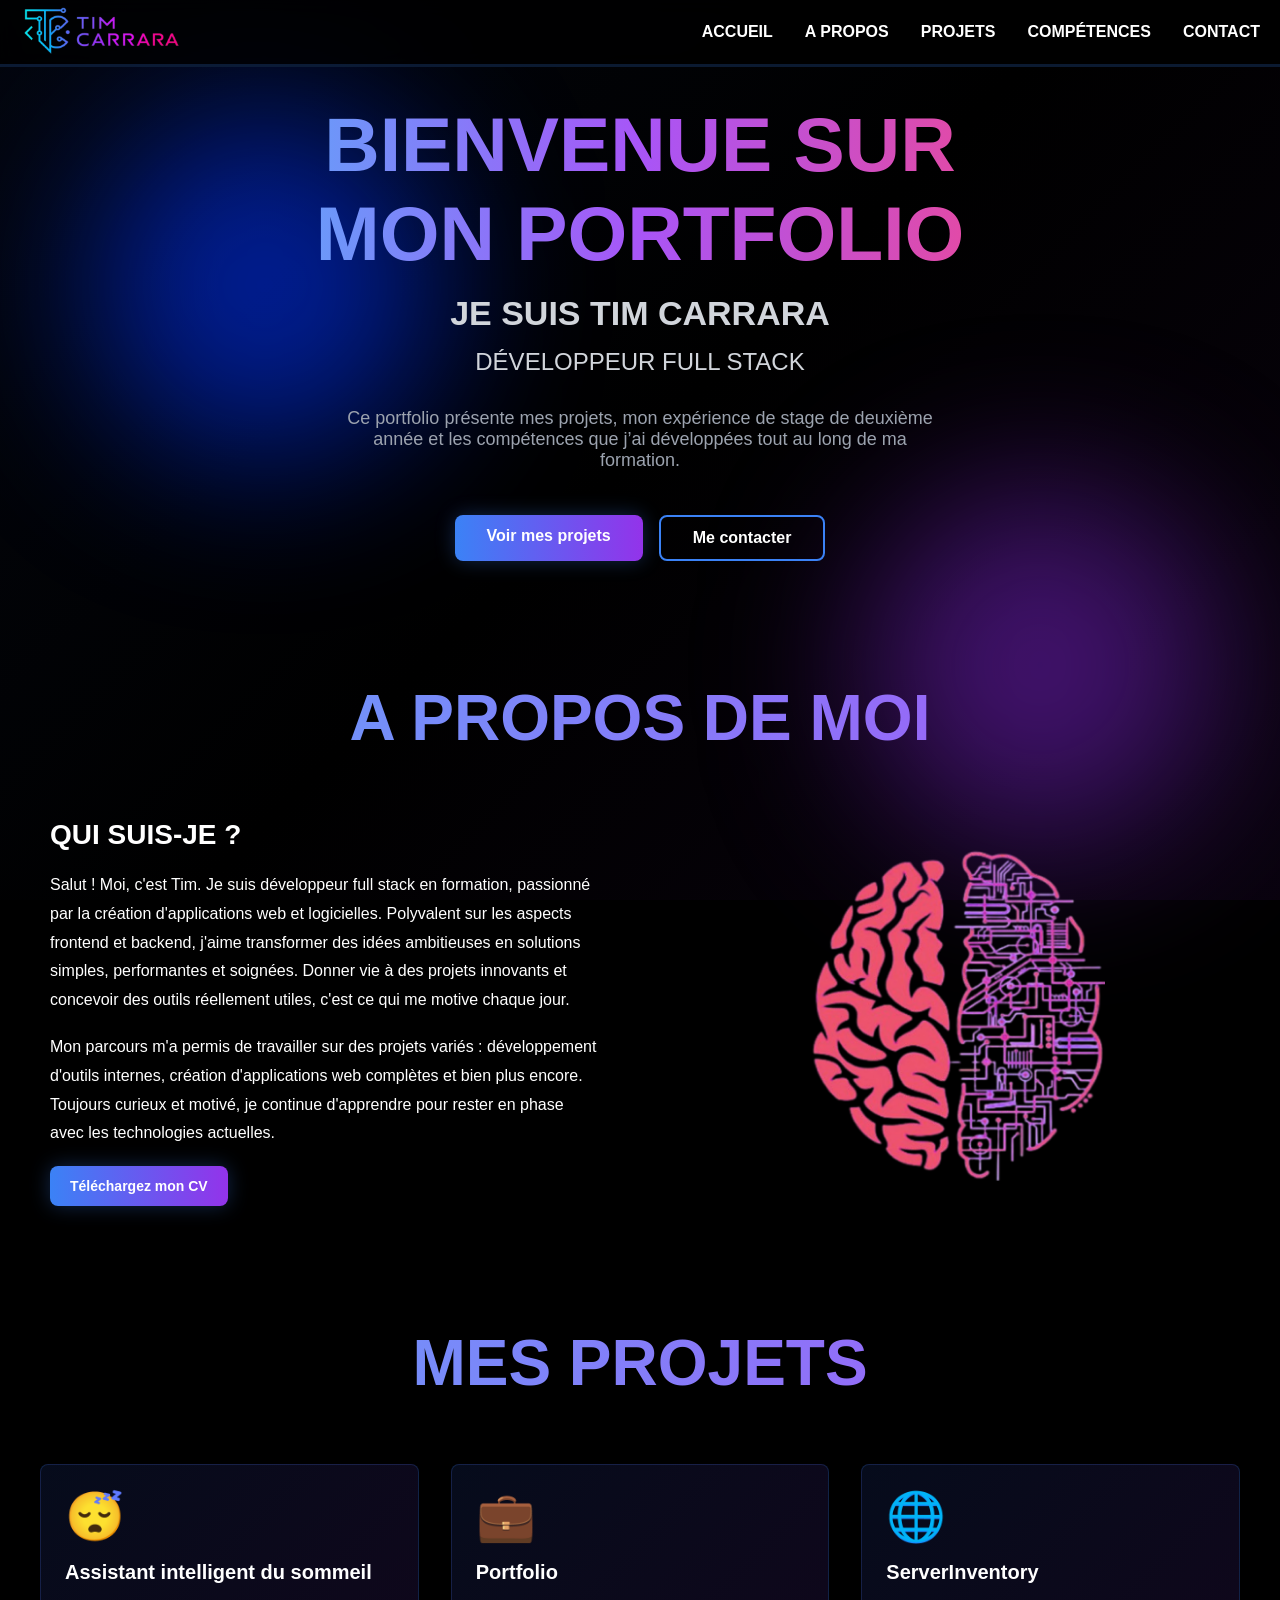
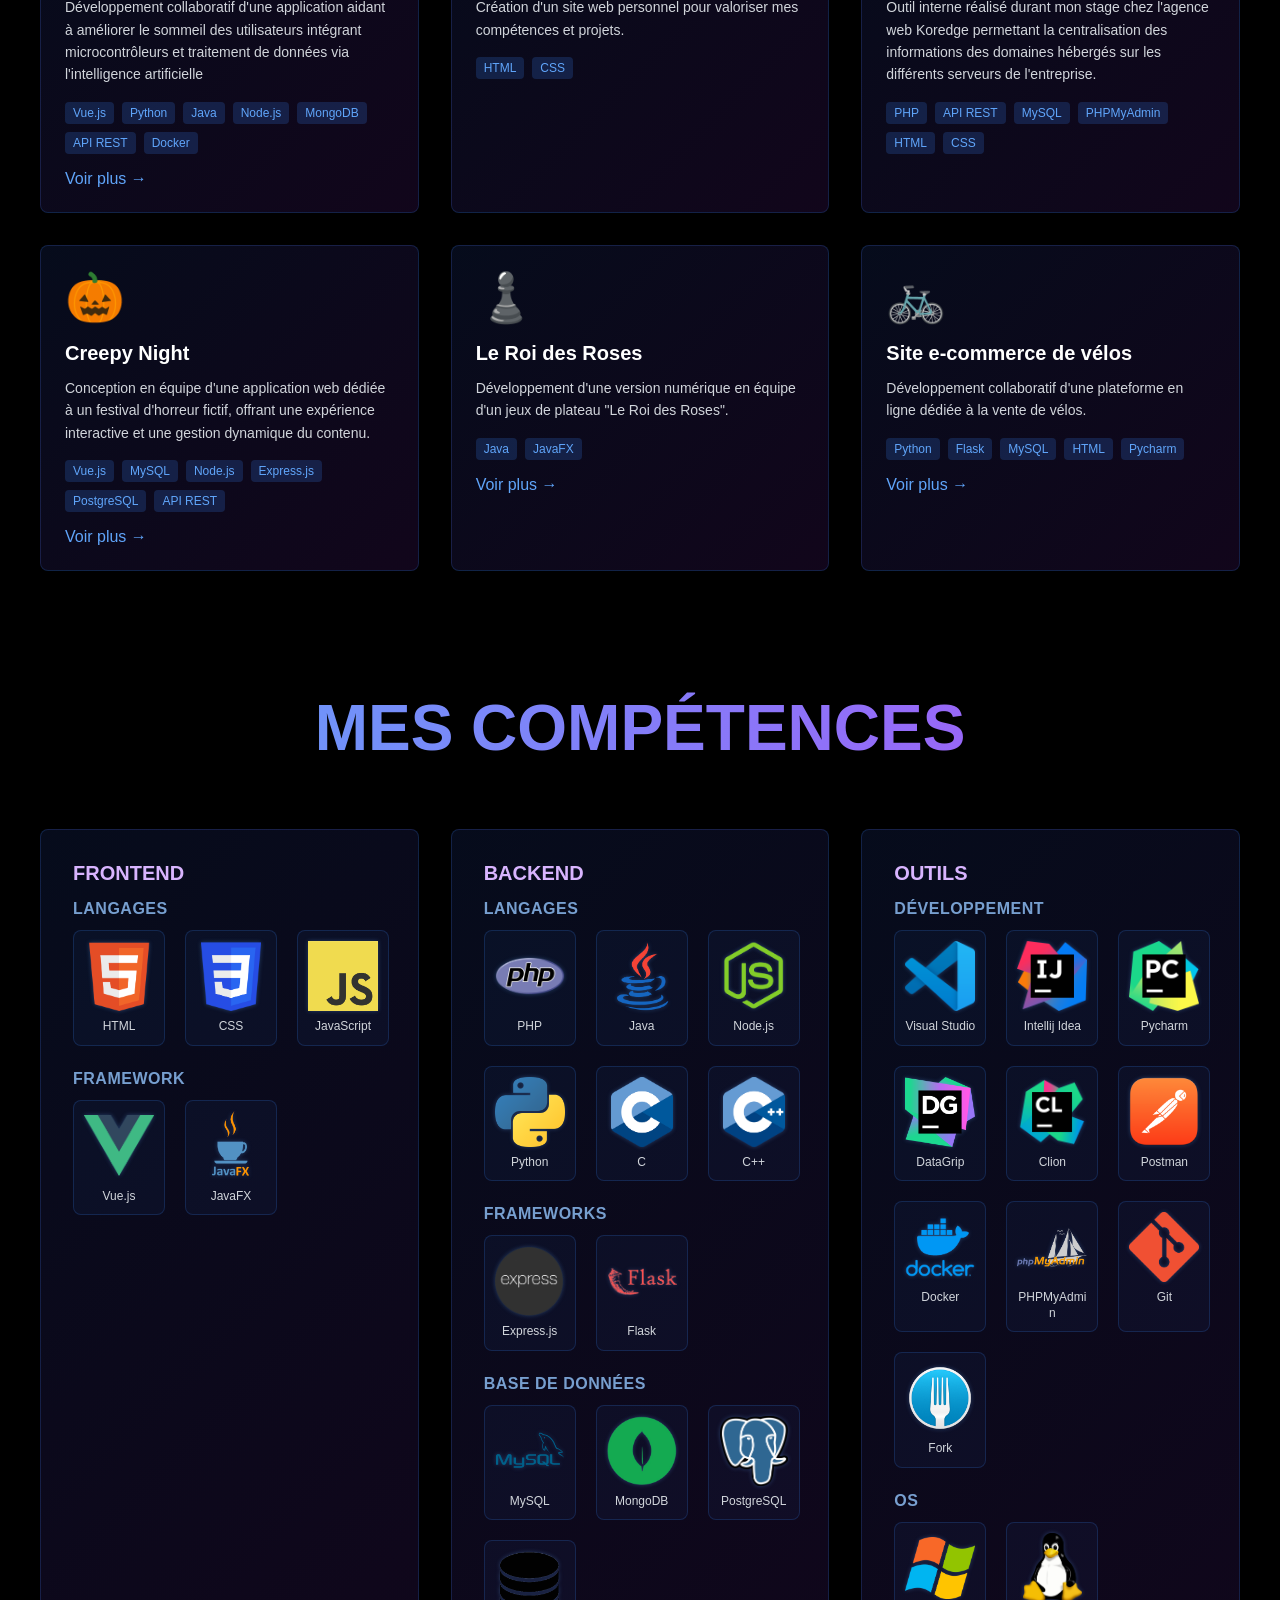
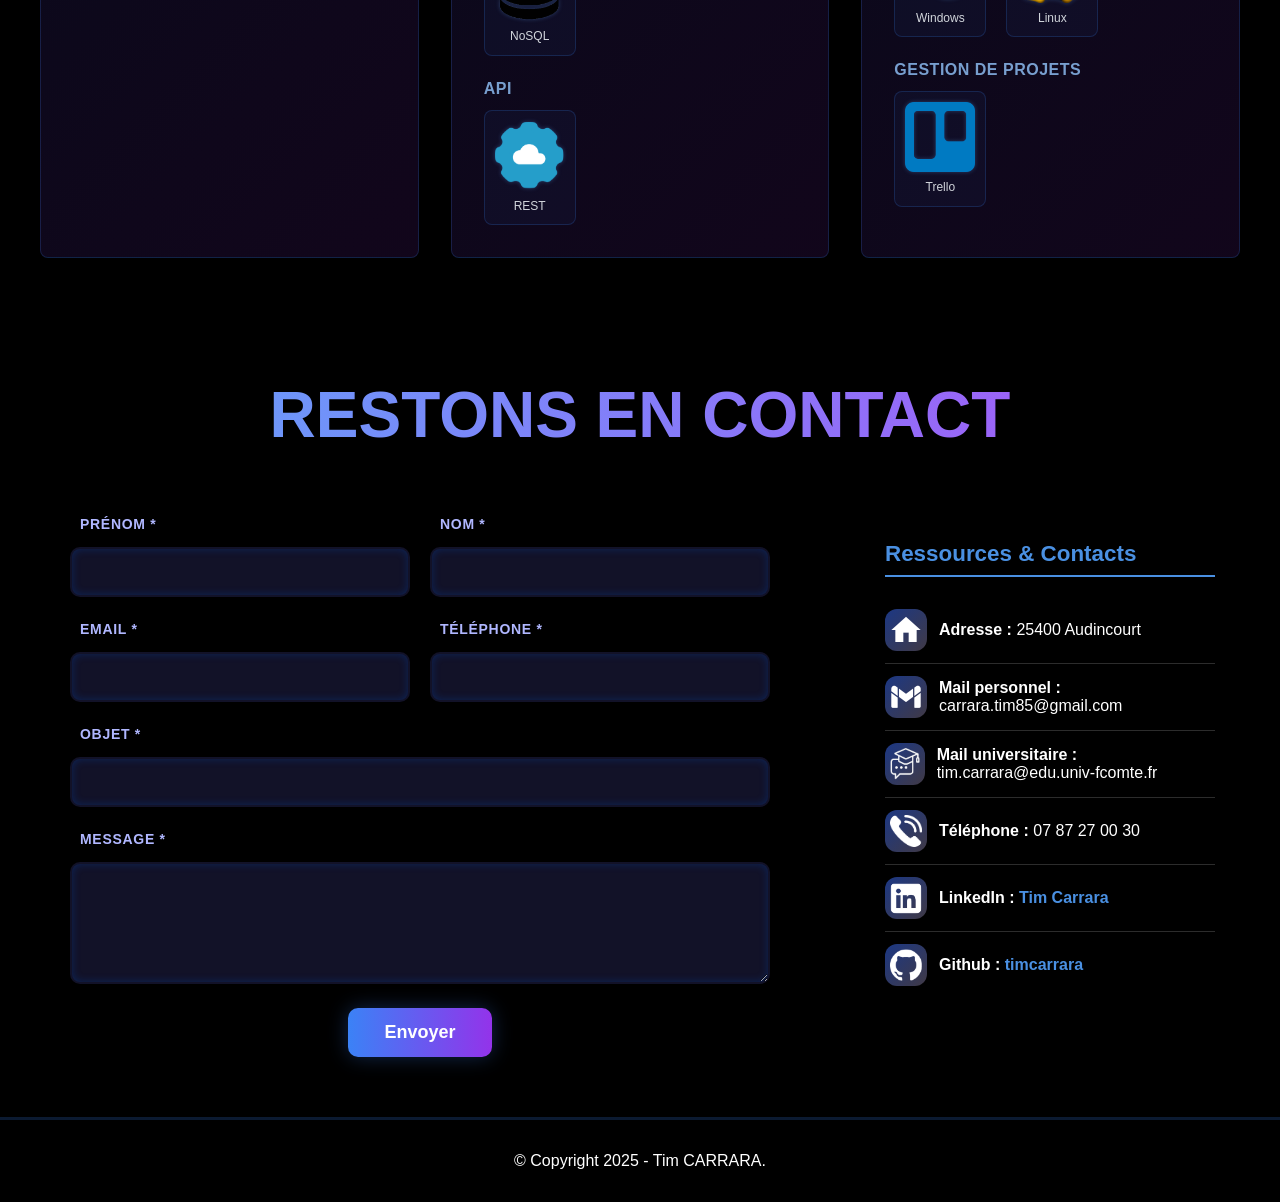
<file: index.html>
<!DOCTYPE html>
<html lang="fr">
<head>
    <meta charset="UTF-8">
    <meta name="viewport" content="width=device-width, initial-scale=1.0">
    <link rel="icon" href="images/icone_portfolio.png" type="image/png">
    <title>Portfolio de Tim Carrara | Développeur Full Stack</title>
    <link rel="stylesheet" href="style.css">
</head>
<body>
    <!-- Background -->
    <div class="background">
        <div class="blob1"></div>
        <div class="blob2"></div>
    </div>

    <!-- Navbar -->
    <nav>
        <div class="container">
            <div class="logo"><a href="index.html"><img src="images/logo_portfolio.png" alt="logo portfolio"></a></div>
            <ul id="navMenu">
                <li><a href="#home">Accueil</a></li>
                <li><a href="#about">A propos</a></li>
                <li><a href="#projets">Projets</a></li>
                <li><a href="#competences">Compétences</a></li>
                <li><a href="#contact">Contact</a></li>
            </ul>
            <button class="menu-toggle" id="menuToggle">☰</button>
        </div>
    </nav>

    <main>
        <!-- Hero Section -->
        <section class="hero" id="home">
            <div class="hero-content">
                <h1>Bienvenue sur mon portfolio</h1>
                <p class="subtitle-1">Je suis Tim Carrara</p>
                <p class="subtitle-2">Développeur Full Stack</p>
                <p class="description">
                    Ce portfolio présente mes projets, mon expérience de stage de deuxième année et les compétences que j’ai développées tout au long de ma formation.
                </p>
                <div class="button-group">
                    <a href="#projets" class="btn btn-primary">Voir mes projets</a>
                    <a href="#contact" class="btn btn-secondary">Me contacter</a>
                </div>
            </div>
        </section>

        <!-- About Section -->
        <section id="about">
            <div class="container">
                <h2>A propos de moi</h2>
                <div class="about-content">
                    <div class="about-text">
                        <h3>Qui suis-je ?</h3> 
                        <p> 
                            Salut ! Moi, c'est Tim. Je suis développeur full stack en formation, passionné par la création d'applications web et logicielles. Polyvalent sur les aspects frontend et backend, j'aime transformer des idées ambitieuses en solutions simples, performantes et soignées. Donner vie à des projets innovants et concevoir des outils réellement utiles, c'est ce qui me motive chaque jour. 
                        </p> 
                        <p> 
                            Mon parcours m'a permis de travailler sur des projets variés : développement d'outils internes, création d'applications web complètes et bien plus encore. Toujours curieux et motivé, je continue d'apprendre pour rester en phase avec les technologies actuelles.
                        </p>
                        <button><a href="pdf/CV_CARRARA-TIM.pdf" download>Téléchargez mon CV</a></button>
                    </div>
                    <div class="about-image">
                        <img src="images/icone_cerveau_tech.png" alt="icone_cerveau_tech">
                    </div>
                </div>
            </div>
        </section>

        <!-- Projects Section -->
        <section id="projets">
            <div class="container">
                <h2>MES PROJETS</h2>
                <div class="projects-grid">
                    <div class="project-card">
                        <div class="project-emoji">😴</div>
                        <h3>Assistant intelligent du sommeil</h3>
                        <p>Développement collaboratif d'une application aidant à améliorer le sommeil des utilisateurs intégrant microcontrôleurs et traitement de données via l'intelligence artificielle</p>
                        <div class="tech-tags">
                            <span class="tech-tag">Vue.js</span>
                            <span class="tech-tag">Python</span>
                            <span class="tech-tag">Java</span>
                            <span class="tech-tag">Node.js</span>
                            <span class="tech-tag">MongoDB</span>
                            <span class="tech-tag">API REST</span>
                            <span class="tech-tag">Docker</span>
                        </div>
                        <a href="#" class="project-link">Voir plus →</a>
                    </div>

                    <div class="project-card">
                        <div class="project-emoji">💼</div>
                        <h3>Portfolio</h3>
                        <p>Création d'un site web personnel pour valoriser mes compétences et projets.</p>
                        <div class="tech-tags">
                            <span class="tech-tag">HTML</span>
                            <span class="tech-tag">CSS</span>
                        </div>
                    </div>

                    <div class="project-card">
                        <div class="project-emoji">🌐</div>
                        <h3>ServerInventory</h3>
                        <p>Outil interne réalisé durant mon stage chez l'agence web Koredge permettant la centralisation des informations des domaines hébergés sur les différents serveurs de l'entreprise.</p>
                        <div class="tech-tags">
                            <span class="tech-tag">PHP</span>
                            <span class="tech-tag">API REST</span>
                            <span class="tech-tag">MySQL</span>
                            <span class="tech-tag">PHPMyAdmin</span>
                            <span class="tech-tag">HTML</span>
                            <span class="tech-tag">CSS</span>
                        </div>
                    </div>

                    <div class="project-card">
                        <div class="project-emoji">🎃</div>
                        <h3>Creepy Night</h3>
                        <p>Conception en équipe d'une application web dédiée à un festival d'horreur fictif, offrant une expérience interactive et une gestion dynamique du contenu.</p>
                        <div class="tech-tags">
                            <span class="tech-tag">Vue.js</span>
                            <span class="tech-tag">MySQL</span>
                            <span class="tech-tag">Node.js</span>
                            <span class="tech-tag">Express.js</span>
                            <span class="tech-tag">PostgreSQL</span>
                            <span class="tech-tag">API REST</span>
                        </div>
                        <a href="https://github.com/Zuuret/SAE-S3-S4_Creepy_Night" class="project-link">Voir plus →</a>
                    </div>

                    <div class="project-card">
                        <div class="project-emoji">♟️</div>
                        <h3>Le Roi des Roses</h3>
                        <p>Développement d'une version numérique en équipe d'un jeux de plateau "Le Roi des Roses".</p>
                        <div class="tech-tags">
                            <span class="tech-tag">Java</span>
                            <span class="tech-tag">JavaFX</span>
                        </div>
                        <a href="https://github.com/FlorianHegele/the-rose-king" class="project-link">Voir plus →</a>
                    </div>

                    <div class="project-card">
                        <div class="project-emoji">🚲</div>
                        <h3>Site e-commerce de vélos</h3>
                        <p>Développement collaboratif d'une plateforme en ligne dédiée à la vente de vélos.</p>
                        <div class="tech-tags">
                            <span class="tech-tag">Python</span>
                            <span class="tech-tag">Flask</span>
                            <span class="tech-tag">MySQL</span>
                            <span class="tech-tag">HTML</span>
                            <span class="tech-tag">Pycharm</span>
                        </div>
                        <a href="https://github.com/timcarrara/Site_e-commerce_velo" class="project-link">Voir plus →</a>
                    </div>
                </div>
            </div>
        </section>

        <!-- Skills Section -->
        <section id="competences">
            <div class="container">
                <h2>Mes compétences</h2>
                <div class="skills-grid">
                    <div class="skill-card">
                        <h3>Frontend</h3>
                        <div class="skill-subcategory">
                            <h4>Langages</h4>
                            <div class="skill-list">
                                <div class="skill-item" data-name="HTML"><img src="images/logo_html.png" alt="logo html"></div>
                                <div class="skill-item" data-name="CSS"><img src="images/logo_css.png" alt="logo css"></div>
                                <div class="skill-item" data-name="JavaScript"><img src="images/logo_js.png" alt="logo js"></div>
                            </div>
                        </div>
                        <div class="skill-subcategory">
                            <h4>Framework</h4>
                            <div class="skill-list">
                                <div class="skill-item" data-name="Vue.js"><img src="images/logo_vuejs.png" alt="logo vue.js"></div>
                                <div class="skill-item" data-name="JavaFX"><img src="images/logo_javafx.png" alt="logo java fx"></div>
                            </div>
                        </div>
                    </div>

                    <div class="skill-card">
                        <h3>Backend</h3>
                        <div class="skill-subcategory">
                            <h4>Langages</h4>
                            <div class="skill-list">
                                <div class="skill-item" data-name="PHP"><img src="images/logo_php.png" alt="logo php"></div>
                                <div class="skill-item" data-name="Java"><img src="images/logo_java.png" alt="logo java"></div>
                                <div class="skill-item" data-name="Node.js"><img src="images/logo_nodejs.png" alt="logo node.js"></div>
                                <div class="skill-item" data-name="Python"><img src="images/logo_python.png" alt="logo python"></div>
                                <div class="skill-item" data-name="C"><img src="images/logo_C.png" alt="logo C"></div>
                                <div class="skill-item" data-name="C++"><img src="images/logo_C++.png" alt="logo C++"></div>
                            </div>
                        </div>
                        <div class="skill-subcategory">
                            <h4>Frameworks</h4>
                            <div class="skill-list">
                                <div class="skill-item" data-name="Express.js"><img src="images/logo_express.png" alt="logo express.js"></div>
                                <div class="skill-item" data-name="Flask"><img src="images/logo_flask.png" alt="logo flask"></div>
                            </div>
                        </div>
                        <div class="skill-subcategory">
                            <h4>Base de Données</h4>
                            <div class="skill-list">
                                <div class="skill-item" data-name="MySQL"><img src="images/logo_mysql.png" alt="logo mysql"></div>
                                <div class="skill-item" data-name="MongoDB"><img src="images/logo_mongodb.png" alt="logo mongodb"></div>
                                <div class="skill-item" data-name="PostgreSQL"><img src="images/logo_postgresql.png" alt="logo postgresql"></div>
                                <div class="skill-item" data-name="NoSQL"><img src="images/logo_nosql.png" alt="logo nosql"></div>
                            </div>
                        </div>
                        <div class="skill-subcategory">
                            <h4>API</h4>
                            <div class="skill-list">
                                <div class="skill-item" data-name="REST"><img src="images/logo_api_rest.png" alt="logo api rest"></div>
                            </div>
                        </div>
                    </div>

                    <div class="skill-card">
                        <h3>Outils</h3>
                        <div class="skill-subcategory">
                            <h4>Développement</h4>
                            <div class="skill-list">
                                <div class="skill-item" data-name="Visual Studio"><img src="images/logo_vscode.png" alt="logo visual studio code"></div>
                                <div class="skill-item" data-name="Intellij Idea"><img src="images/logo_intellij.png" alt="logo intellij idea"></div>
                                <div class="skill-item" data-name="Pycharm"><img src="images/logo_pycharm.png" alt="logo pycharm"></div>
                                <div class="skill-item" data-name="DataGrip"><img src="images/logo_datagrip.png" alt="logo datagrip"></div>
                                <div class="skill-item" data-name="Clion"><img src="images/logo_clion.png" alt="logo clion"></div>
                                <div class="skill-item" data-name="Postman"><img src="images/logo_postman.png" alt="logo postman"></div>
                                <div class="skill-item" data-name="Docker"><img src="images/logo_docker.png" alt="logo docker"></div>
                                <div class="skill-item" data-name="PHPMyAdmin"><img src="images/logo_phpmyadmin.png" alt="logo php my admin    "></div>
                                <div class="skill-item" data-name="Git"><img src="images/logo_git.png" alt="logo git"></div>
                                <div class="skill-item" data-name="Fork"><img src="images/logo_fork.png" alt="logo fork"></div>
                            </div>
                        </div>
                        <div class="skill-subcategory">
                            <h4>OS</h4>
                            <div class="skill-list">
                                <div class="skill-item" data-name="Windows"><img src="images/logo_windows.png" alt="logo windows"></div>
                                <div class="skill-item" data-name="Linux"><img src="images/logo_linux.png" alt="logo linux"></div>
                            </div>
                        </div>
                        <div class="skill-subcategory">
                            <h4>Gestion de Projets</h4>
                            <div class="skill-list">
                                <div class="skill-item" data-name="Trello"><img src="images/logo_trello.png" alt="logo trello"></div>
                            </div>
                        </div>
                    </div>
                </div>
            </div>
        </section>

        <!-- Contact Section -->
        <section id="contact">
            <div class="container">
                <h2>Restons en Contact</h2>
                <div class="contact-wrapper">

                    <div class="contact-forms">
                        <form action="https://formspree.io/f/xqajlgdp" method="POST" class="contact-form">
                            <div class="fullname-form">
                                <div class="prenom">
                                    <label for="prenom">Prénom *</label>
                                    <input type="text" id="prenom" name="prenom" required>
                                </div>

                                <div class="nom">
                                    <label for="nom">Nom *</label>
                                    <input type="text" id="nom" name="nom" required>
                                </div>
                            </div>

                            <div class="info-contact-form">
                                <div class="email">
                                    <label for="email">Email *</label>
                                    <input type="email" id="email" name="email" required>
                                </div>

                                <div class="telephone">
                                    <label for="telephone">Téléphone *</label>
                                    <input type="tel" id="telephone" name="telephone" pattern="[0-9+ ]{6,15}">
                                </div>
                            </div>

                            <div class="objet">
                                <label for="objet">Objet *</label>
                                <input type="text" id="objet" name="objet" required>
                            </div>

                            <div class="message">
                                <label for="message">Message *</label>
                                <textarea id="message" name="message" rows="5" required></textarea>
                            </div>

                            <button type="submit" class="btn btn-primary">Envoyer</button>
                        </form>
                    </div>

                    <div class="contact-side">
                        <h3>Ressources & Contacts</h3>

                        <div class="contact-item">
                            <img src="images/icone_maison.png" alt="logo maison">
                            <p><strong>Adresse : </strong>25400 Audincourt</p>
                        </div>

                        <div class="contact-item">
                            <img src="images/logo_gmail.png" alt="logo gmail">
                            <p><strong>Mail personnel : </strong>carrara.tim85@gmail.com</p>
                        </div>

                        <div class="contact-item">
                            <img src="images/logo_zimbra.png" alt="logo zimbra">
                            <p><strong>Mail universitaire : </strong>tim.carrara@edu.univ-fcomte.fr</p>
                        </div>

                        <div class="contact-item">
                            <img src="images/icone_telephone.png" alt="icone telephone">
                            <p><strong>Téléphone : </strong>07 87 27 00 30</p>
                        </div>

                        <div class="contact-item">
                            <img src="images/logo_linkedin.png" alt="logo linkedin">
                            <p><strong>LinkedIn :</strong><a href="https://www.linkedin.com/in/tim-carrara-0a0ab4296" target="_blank"> Tim Carrara</a></p>
                        </div>

                        <div class="contact-item">
                            <img src="images/logo_github.png" alt="logo github">
                            <p><strong>Github :</strong><a href="https://github.com/timcarrara" target="_blank"> timcarrara</a></p>
                        </div>
                    </div>
                </div>
            </div>
        </section>

    </main>

    <!-- Footer -->
    <footer>
        <p>© Copyright 2025 - Tim CARRARA.</p>
    </footer>

    <script>
        // Mobile menu toggle
        const menuToggle = document.getElementById('menuToggle');
        const navMenu = document.getElementById('navMenu');

        menuToggle.addEventListener('click', () => {
            navMenu.classList.toggle('active');
        });

        // Close menu when a link is clicked
        const navLinks = navMenu.querySelectorAll('a');
        navLinks.forEach(link => {
            link.addEventListener('click', () => {
                navMenu.classList.remove('active');
            });
        });

        // Smooth scroll
        document.querySelectorAll('a[href^="#"]').forEach(anchor => {
            anchor.addEventListener('click', function (e) {
                const href = this.getAttribute('href');
                if (href !== '#') {
                    e.preventDefault();
                    const target = document.querySelector(href);
                    if (target) {
                        target.scrollIntoView({ behavior: 'smooth' });
                    }
                }
            });
        });
    </script>
</body>
</html>
</file>
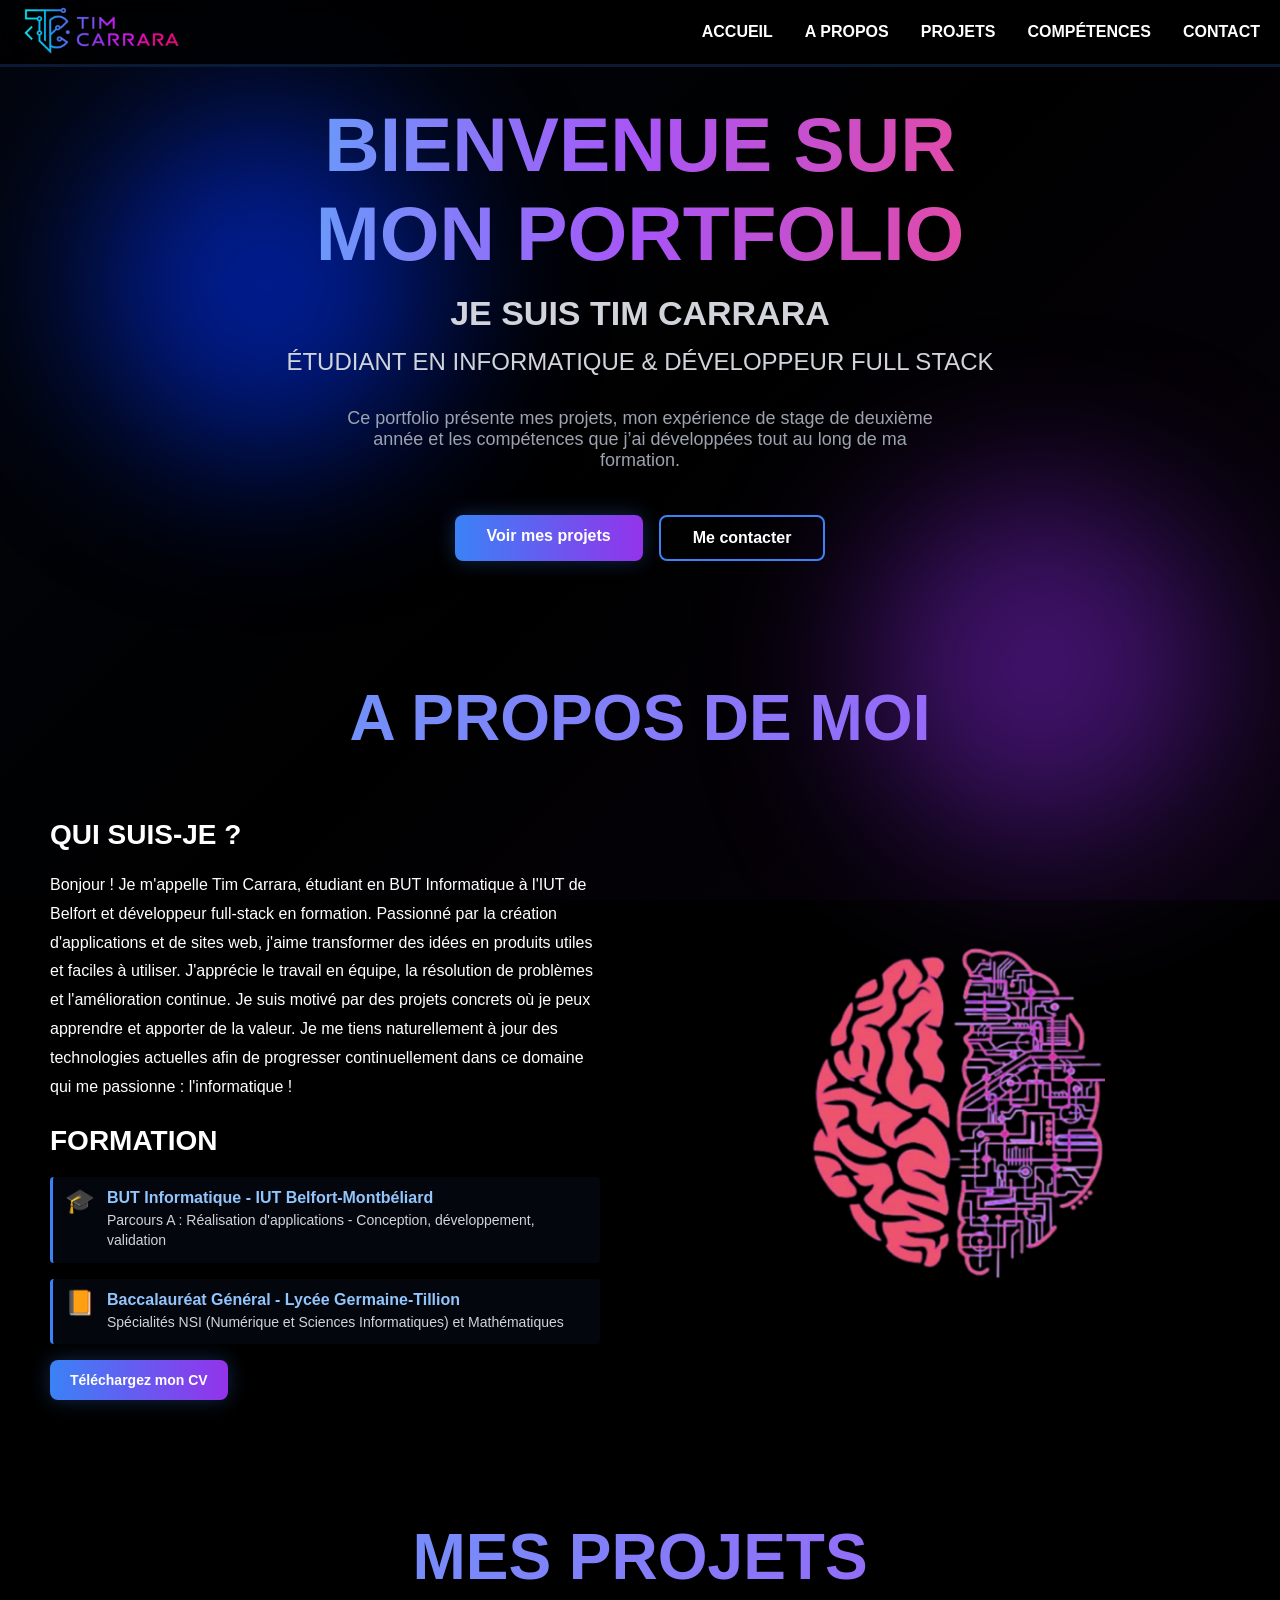
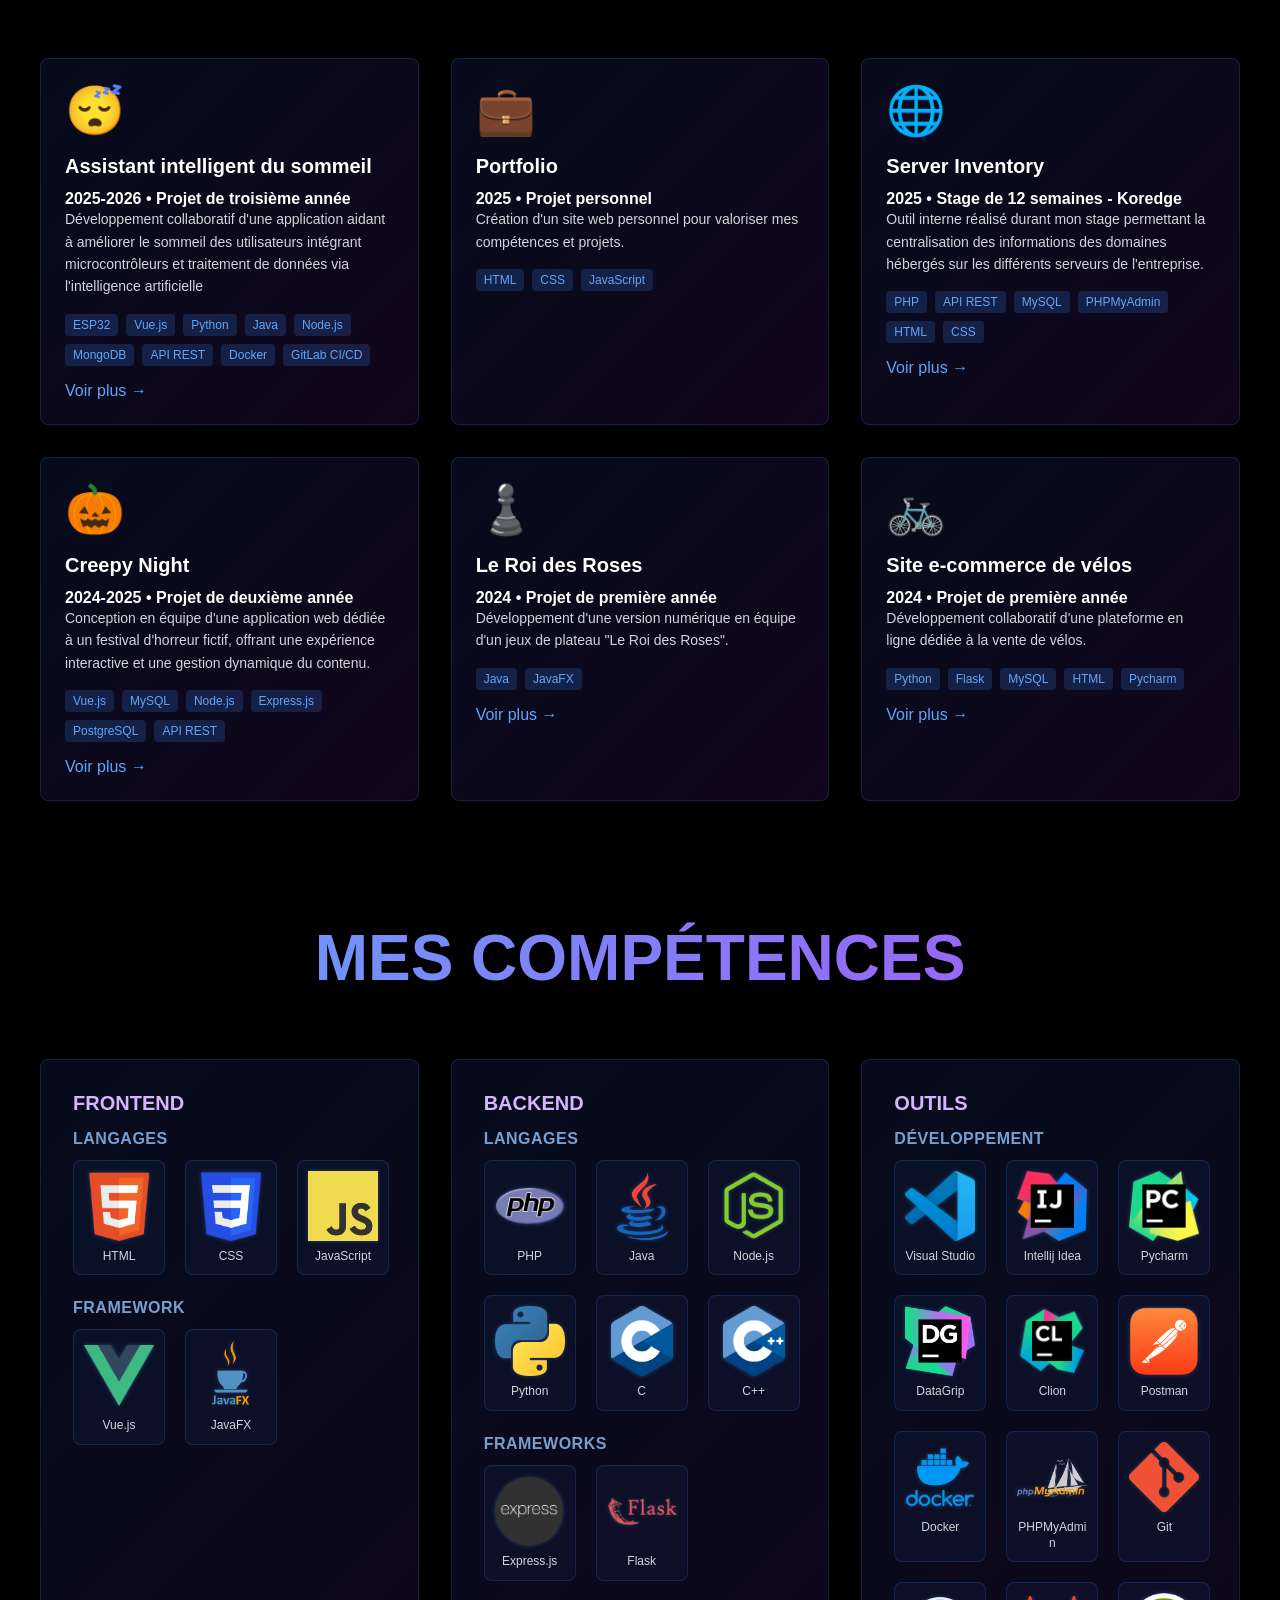
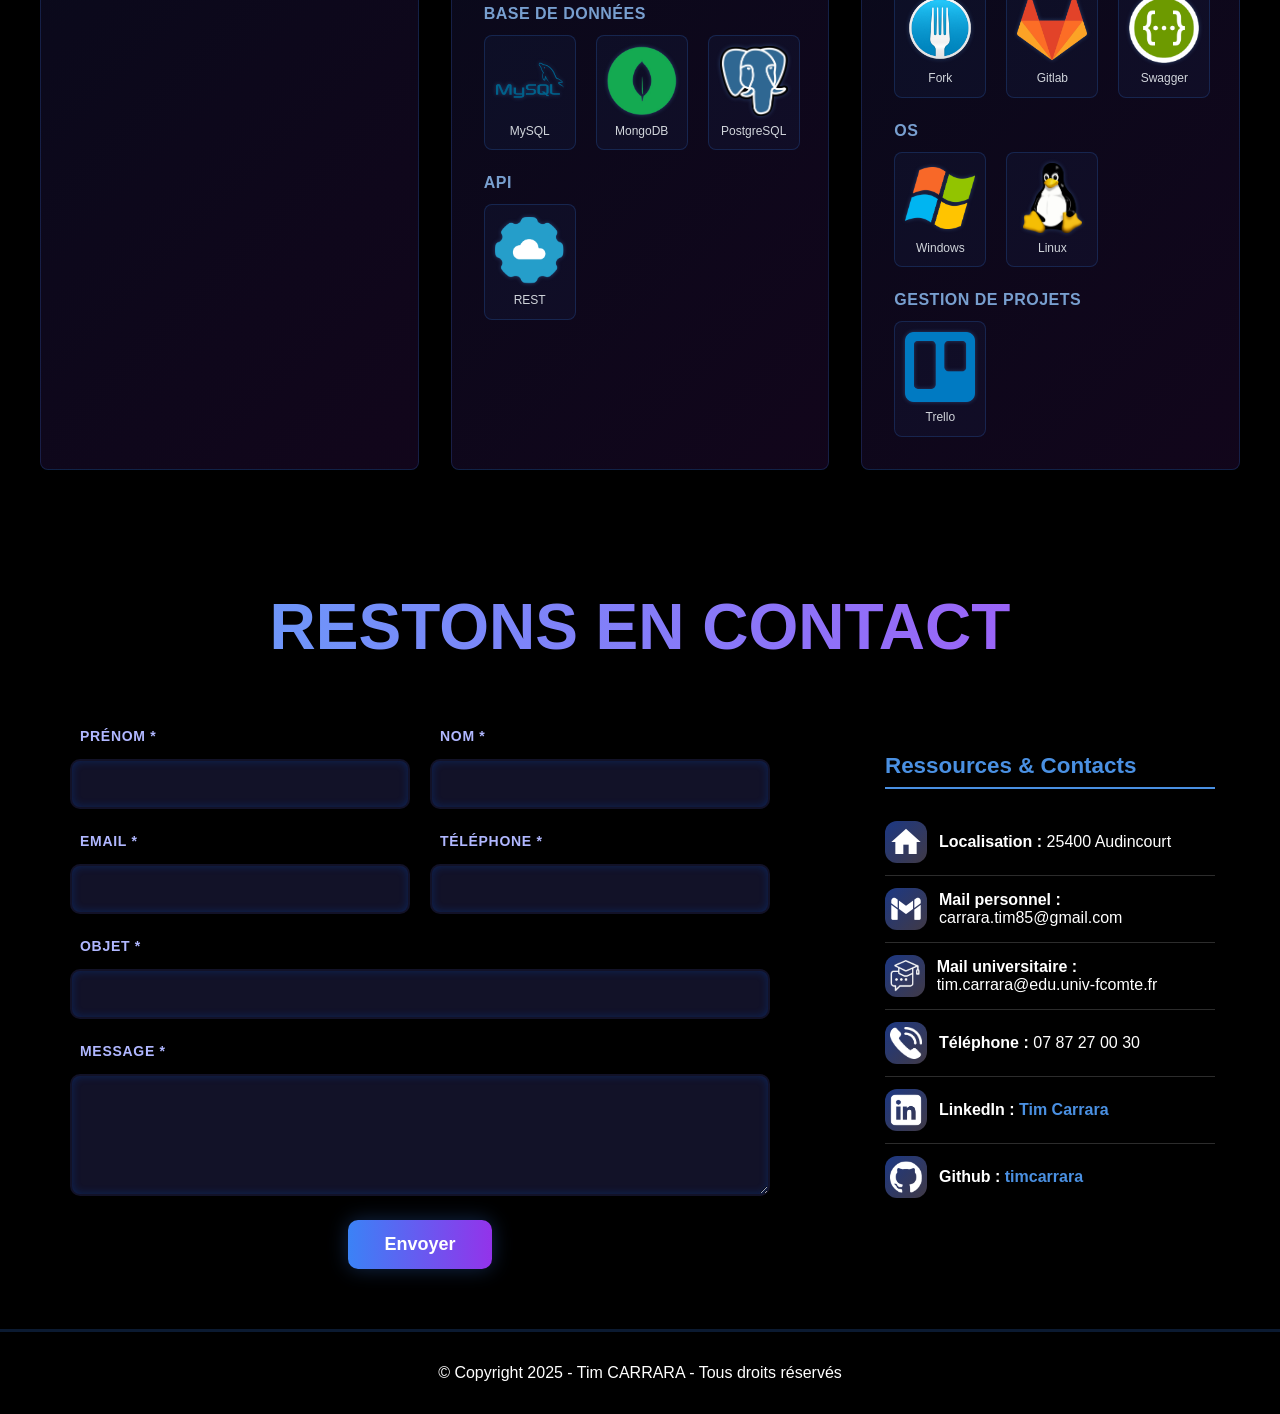
<file: docs/index.html>
<!DOCTYPE html>
<html lang="fr">
<head>
    <meta charset="UTF-8">
    <meta name="viewport" content="width=device-width, initial-scale=1.0">
    <link rel="icon" href="images/icone_portfolio.png" type="image/png">
    <title>Portfolio de Tim Carrara | Développeur Full Stack</title>
    <link rel="stylesheet" href="style.css">
</head>
<body>
    <!-- Background -->
    <div class="background">
        <div class="blob1"></div>
        <div class="blob2"></div>
    </div>

    <!-- Navbar -->
    <nav>
        <div class="container">
            <div class="logo"><a href="index.html"><img src="images/logo_portfolio.png" alt="logo portfolio"></a></div>
            <ul id="navMenu">
                <li><a href="#home">Accueil</a></li>
                <li><a href="#about">A propos</a></li>
                <li><a href="#projets">Projets</a></li>
                <li><a href="#competences">Compétences</a></li>
                <li><a href="#contact">Contact</a></li>
            </ul>
            <button class="menu-toggle" id="menuToggle">☰</button>
        </div>
    </nav>

    <main>
        <!-- Hero Section -->
        <section class="hero" id="home">
            <div class="hero-content">
                <h1>Bienvenue sur mon portfolio</h1>
                <p class="subtitle-1">Je suis Tim Carrara</p>
                <p class="subtitle-2">Étudiant en informatique & Développeur Full Stack</p>
                <p class="description">
                    Ce portfolio présente mes projets, mon expérience de stage de deuxième année et les compétences que j’ai développées tout au long de ma formation.
                </p>
                <div class="button-group">
                    <a href="#projets" class="btn btn-primary">Voir mes projets</a>
                    <a href="#contact" class="btn btn-secondary">Me contacter</a>
                </div>
            </div>
        </section>

        <!-- About Section -->
        <section id="about">
            <div class="container">
                <h2>A propos de moi</h2>
                <div class="about-content">
                    <div class="about-text">
                        <h3>Qui suis-je ?</h3> 
                        <p> 
                            Bonjour ! Je m'appelle Tim Carrara, étudiant en BUT Informatique à l'IUT de Belfort et développeur full‑stack en formation. Passionné par la création d'applications et de sites web, j'aime transformer des idées en produits utiles et faciles à utiliser. J'apprécie le travail en équipe, la résolution de problèmes et l'amélioration continue. Je suis motivé par des projets concrets où je peux apprendre et apporter de la valeur. Je me tiens naturellement à jour des technologies actuelles afin de progresser continuellement dans ce domaine qui me passionne : l'informatique !
                        </p>
                        <h3>Formation</h3>
                        <div class="formation-item">
                            <div class="formation-icon">🎓</div>
                            <div class="formation-details">
                                <h4>BUT Informatique - IUT Belfort-Montbéliard</h4>
                                <p>Parcours A : Réalisation d'applications - Conception, développement, validation</p>
                            </div>
                        </div>
                        <div class="formation-item">
                            <div class="formation-icon">📙</div>
                            <div class="formation-details">
                                <h4>Baccalauréat Général - Lycée Germaine-Tillion</h4>
                                <p>Spécialités NSI (Numérique et Sciences Informatiques) et Mathématiques</p>
                            </div>
                        </div>
                        
                        <button><a href="pdf/CV_CARRARA-TIM.pdf" download>Téléchargez mon CV</a></button>
                    </div>
                    <div class="about-image">
                        <img src="images/icone_cerveau_tech.png" alt="icone_cerveau_tech">
                    </div>
                </div>
            </div>
        </section>

        <!-- Projects Section -->
        <section id="projets">
            <div class="container">
                <h2>MES PROJETS</h2>
                <div class="projects-grid">
                    <div class="project-card"
                        data-specs="<p>Ce projet vise à offrir un suivi complet de la qualité du sommeil en combinant plusieurs sources de données : capteurs biométriques, enregistrements audio et analyses avancées issues d’un moteur d’intelligence artificielle. Il s’adresse aussi bien aux utilisateurs cherchant à améliorer leur sommeil qu’aux spécialistes du sommeil, en fournissant une évaluation à la fois précise et personnalisée des cycles et de la récupération.</p>

                        <p>Le système s'appuie sur une structure conçue en plusieurs blocs indépendants. Un ESP32 se charge de récupérer les informations issues des capteurs : respiration, micro-mouvements, variations du rythme cardiaque, avant de les transférer vers un serveur central développé en Java. Des modules Python se chargent ensuite d’analyser aussi bien les signaux physiologiques que les enregistrements audio, afin d’en extraire des mesures pertinentes : stabilité des cycles, détection d’événements perturbateurs, niveau de récupération, etc.
                        Une API construite avec Node.js assure ensuite la liaison avec une base MongoDB et met ces informations à disposition de l’interface front-end réalisée avec Vue.js 3.</p>

                        <p>Ce projet m’offre l’occasion de travailler sur l’organisation d’un système distribué, la communication entre services et l’intégration d’algorithmes dédiés à l’interprétation des données du sommeil. J’y mets aussi en place une chaîne de déploiement complète reposant sur Docker et GitLab CI/CD. C’est un bon moyen de renforcer autant mes compétences logicielles que ma maîtrise du traitement des données issues de capteurs et de flux multimédias.</p>"

                        data-images="<img src='images/assistant_sommeil_architecture.png' alt='Architecture SAE' data-caption='Figure 1 - Architecture du projet'>">

                        <div class="project-emoji">😴</div>
                        <h3>Assistant intelligent du sommeil</h3>
                        <h4>2025-2026 • Projet de troisième année</h4>
                        <p>Développement collaboratif d'une application aidant à améliorer le sommeil des utilisateurs intégrant microcontrôleurs et traitement de données via l'intelligence artificielle</p>
                        <div class="tech-tags">
                            <span class="tech-tag">ESP32</span>
                            <span class="tech-tag">Vue.js</span>
                            <span class="tech-tag">Python</span>
                            <span class="tech-tag">Java</span>
                            <span class="tech-tag">Node.js</span>
                            <span class="tech-tag">MongoDB</span>
                            <span class="tech-tag">API REST</span>
                            <span class="tech-tag">Docker</span>
                            <span class="tech-tag">GitLab CI/CD</span>
                        </div>
                        <a href="#" class="project-link">Voir plus →</a>
                    </div>

                    <div class="project-card">
                        <div class="project-emoji">💼</div>
                        <h3>Portfolio</h3>
                        <h4>2025 • Projet personnel</h4>
                        <p>Création d'un site web personnel pour valoriser mes compétences et projets.</p>
                        <div class="tech-tags">
                            <span class="tech-tag">HTML</span>
                            <span class="tech-tag">CSS</span>
                            <span class="tech-tag">JavaScript</span>
                        </div>
                    </div>

                    <div class="project-card"
                        data-specs="<p>Dans le cadre de ce stage, j’ai conçu un outil capable de centraliser automatiquement les informations techniques des différents serveurs Plesk de l’entreprise. La première étape consistait à interroger à distance les APIs REST et XML-RPC de Plesk afin de récupérer les domaines actifs, leur statut et leur version de PHP, en m’appuyant sur la documentation Swagger, des clés d’authentification dédiées et une classe PHP orientée objet que j’ai développée pour automatiser et fiabiliser les appels réseau.</p>

                        <p>J’ai ensuite étendu le système en lui permettant de gérer plusieurs serveurs à partir d’un simple fichier de configuration JSON. Cette structure rend l’ajout d’un nouveau serveur immédiat, sans modifier le code, tout en garantissant une meilleure maintenabilité et une meilleure sécurité grâce à l’isolation des clés API et au contrôle des accès.</p>

                        <p>Une autre partie de la mission visait à analyser chaque domaine afin d’évaluer ses critères SEO essentiels et de vérifier que les environnements de préproduction n’étaient ni indexés, ni accessibles librement. Pour cela, j’ai mis en place des routines capables d’examiner le code source des sites, d’inspecter les balises HTML, de tester les réponses HTTP et d’identifier automatiquement les éventuelles anomalies. L’ensemble de ces vérifications s’appuie sur des fonctions modulaires et réutilisables pour traiter un grand nombre de sites de manière homogène.</p>
                        
                        <p>Enfin, pour rendre l’outil exploitable au quotidien, j’ai conçu une base de données structurée à partir d’un modèle conceptuel dédié, puis ajouté un script cron chargé de collecter, comparer et stocker chaque jour les nouvelles informations. Ce fonctionnement permet d’éviter les appels API coûteux, d’améliorer considérablement les performances et d’offrir un historique complet consultable via l’interface web.</p>
                        
                        <p>Grâce à cette architecture, l’équipe d’hébergement dispose désormais d’un tableau de bord unique, mis à jour automatiquement, facilitant la surveillance des serveurs, la détection des problèmes et la gestion des environnements en préproduction.</p>"

                        data-images="<img src='images/interface_liste.png' alt='Liste des serveurs' data-caption='Figure 1 - Interface de la            liste des différents serveurs Plesk'>
                                    <img src='images/interface_details_serveurs.png' alt='Détails des serveur' data-caption='Figure 2 – Domaines du serveur 34948f avec version PHP, statut SEO et niveau de protection.'>
                                    <img src='images/interface_historique.png' alt='Historique des modifications' data-caption='Figure 3 – Suivi quotidien des modifications techniques détectées, lorsqu’il y en a'>">
                        
                        <div class="project-emoji">🌐</div>
                        <h3>Server Inventory</h3>
                        <h4>2025 • Stage de 12 semaines - Koredge</h4>
                        <p>Outil interne réalisé durant mon stage permettant la centralisation des informations des domaines hébergés sur les différents serveurs de l'entreprise.</p>
                        <div class="tech-tags">
                            <span class="tech-tag">PHP</span>
                            <span class="tech-tag">API REST</span>
                            <span class="tech-tag">MySQL</span>
                            <span class="tech-tag">PHPMyAdmin</span>
                            <span class="tech-tag">HTML</span>
                            <span class="tech-tag">CSS</span>
                        </div>
                        <a href="#" class="project-link">Voir plus →</a>
                    </div>

                    <div class="project-card"
                        data-specs="<p>Cette application web a été conçue pour gérer l’ensemble de l’univers Creepy Night, depuis les zones du festival jusqu’aux animations et aux équipes qui y participent. Elle offre une vision claire de toutes les experiences horrifiques proposées, un accès rapide aux informations essentielles, ainsi qu’une carte interactive permettant de localiser les différentes zones, attractions et services mis à disposition des visiteurs.</p>

                        <p>Le back-end s’appuie sur une API REST développée avec Node.js et Express, connectée à une base de données PostgreSQL. Cette architecture garantit une gestion fiable des données du festival, une communication fluide entre les services et une évolutivité adaptée à l’enrichissement progressif de l’univers du festival.</p>

                        <p>Le front-end, développé avec Vue.js, offre une interface intuitive permettant à chaque utilisateur d’accéder uniquement aux outils correspondant à son rôle. Les organisateurs peuvent consulter, filtrer et administrer les zones, les animations et les ressources du festival, tout en gérant le contenu du site et les différents utilisateurs. Les prestataires disposent quant à eux d’un espace dédié pour mettre à jour leurs articles, leur page de présentation et leur livre d’or. Cette gestion des droits, fondée sur une authentification par rôles, garantit une administration sécurisée et adaptée à chaque profil, tout en préservant la cohérence globale de l’événement.</p>
                        
                        <p>Ce projet m’a offert l’occasion de travailler sur un développement complet et ambitieux, couvrant l’ensemble de la chaîne full stack : modélisation d’une base de données complexe, création d’une API structurée, réalisation d’interfaces dynamiques et mise en place d’un système d’autorisations avancé. Il reflète ma capacité à mener un projet vaste et multidimensionnel, en reliant exigences techniques, contraintes métier et univers créatif pour aboutir à une application cohérente, robuste et parfaitement intégrée.</p>"

                        data-images="<img src='images/accueil_creepy_night.png' alt='Accueil site Creepy Night' data-caption='Figure 1 - Page          d’accueil du site Creepy Night, présentant une vue générale de l’univers'>
                                    <img src='images/map_creepy_night.png' alt='Map du festival' data-caption='Figure 2 - Carte interactive du festival permettant de visualiser les différentes zones et attractions proposées aux visiteurs.'>
                                    <img src='images/admin_page.png' alt='Gestion du contenu admin' data-caption='Figure 3 - Interface d’administration pour la gestion centralisée du contenu et des ressources du festival'>
                                    <img src='images/gestion_prestataire.png' alt='Gestion du contenu prestataire' data-caption='Figure 4 - Espace dédié aux prestataires pour gérer leurs pages, articles et interactions avec les visiteurs'>"

                        data-github="https://github.com/Zuuret/SAE-S3-S4_Creepy_Night">

                        <div class="project-emoji">🎃</div>
                        <h3>Creepy Night</h3>
                        <h4>2024-2025 • Projet de deuxième année</h4>
                        <p>Conception en équipe d'une application web dédiée à un festival d'horreur fictif, offrant une expérience interactive et une gestion dynamique du contenu.</p>
                        <div class="tech-tags">
                            <span class="tech-tag">Vue.js</span>
                            <span class="tech-tag">MySQL</span>
                            <span class="tech-tag">Node.js</span>
                            <span class="tech-tag">Express.js</span>
                            <span class="tech-tag">PostgreSQL</span>
                            <span class="tech-tag">API REST</span>
                        </div>
                        <a href="#" class="project-link">Voir plus →</a>
                    </div>

                    <div class="project-card"
                        data-specs="<p>Ce projet consistait à développer une version complète du jeu de plateau stratégique Le Roi des Roses. J’ai implémenté toute la logique du jeu : gestion du plateau 9x9, des pions bicolores, des cartes Héros et Déplacement, ainsi que les règles complexes liées aux actions possibles (piocher, jouer une carte déplacement seule ou combinée avec une carte héros).</p>

                        <p>L’interface graphique, conçue en JavaFX, permet une expérience fluide et claire, avec une visualisation précise du plateau, des coups jouables et des retours visuels intuitifs. Le projet suit une architecture MVC rigoureuse, séparant la logique métier, l’affichage et les interactions utilisateur, ce qui garantit un code propre, modulaire et facile à maintenir.</p>

                        <p>La complexité du projet réside notamment dans la gestion des déplacements du roi, des pions posés, et dans le calcul final des zones d’adjacence qui déterminent le vainqueur. Des tests ont été réalisés sur les cas limites afin d’assurer la robustesse du moteur de jeu.</p>
                        
                        <p>Ce travail m’a permis de renforcer mes compétences en conception orientée objet, gestion d’interfaces graphiques et organisation architecturale d’un projet logiciel complet.</p>"

                        data-images="<img src='images/king_of_roses_concept.png' alt='Jeux King of roses' data-caption='Figure 1 - Vue principale du jeu Le Roi des Roses avec le plateau, les pions et les cartes en main'>"

                        data-github="https://github.com/FlorianHegele/the-rose-king">

                        <div class="project-emoji">♟️</div>
                        <h3>Le Roi des Roses</h3>
                        <h4>2024 • Projet de première année</h4>
                        <p>Développement d'une version numérique en équipe d'un jeux de plateau "Le Roi des Roses".</p>
                        <div class="tech-tags">
                            <span class="tech-tag">Java</span>
                            <span class="tech-tag">JavaFX</span>
                        </div>
                        <a href="#" class="project-link">Voir plus →</a>
                    </div>

                    <div class="project-card"
                        data-specs="<p>Ce projet consistait à développer une application web complète de vente de vélos, intégrant une partie client et une partie administration. Côté client, les utilisateurs peuvent parcourir le catalogue, choisir des vélos selon différentes déclinaisons (taille, couleur), les ajouter à leur panier, puis passer commande via un système sécurisé d'authentification (création de compte, login, mot de passe).</p>

                        <p>La partie administration offre un tableau de bord permettant de gérer le stock, modifier le statut des commandes, ajouter ou modifier des déclinaisons de produits, et superviser l'ensemble des ventes. Ce back-office garantit une gestion efficace et centralisée des données commerciales.</p>

                        <p>L'application repose sur une architecture Flask claire, séparant la logique métier et l’interface utilisateur. Ce projet m’a permis de maîtriser la gestion des bases de données et le développement d’une interface à la fois fonctionnelle et intuitive pour différents profils d’utilisateurs.</p>"

                        data-images="<img src='images/accueil_velo.png' alt='Accueil vélo' data-caption='Figure 2 - Page d’accueil du site e-commerce de vélos avec panier'>
                                    <img src='images/commande_velo.png' alt=Page admin' data-caption='Figure 1 - Vue utilisateur des commandes avec leur statut de traitement'>"

                        data-github="https://github.com/timcarrara/Site_e-commerce_velo">

                        <div class="project-emoji">🚲</div>
                        <h3>Site e-commerce de vélos</h3>
                        <h4>2024 • Projet de première année</h4>
                        <p>Développement collaboratif d'une plateforme en ligne dédiée à la vente de vélos.</p>
                        <div class="tech-tags">
                            <span class="tech-tag">Python</span>
                            <span class="tech-tag">Flask</span>
                            <span class="tech-tag">MySQL</span>
                            <span class="tech-tag">HTML</span>
                            <span class="tech-tag">Pycharm</span>
                        </div>
                        <a href="#" class="project-link">Voir plus →</a>
                    </div>
                </div>
            </div>
        </section>

        <!-- Skills Section -->
        <section id="competences">
            <div class="container">
                <h2>Mes compétences</h2>
                <div class="skills-grid">
                    <div class="skill-card">
                        <h3>Frontend</h3>
                        <div class="skill-subcategory">
                            <h4>Langages</h4>
                            <div class="skill-list">
                                <div class="skill-item" data-name="HTML"><img src="images/logo_html.png" alt="logo html"></div>
                                <div class="skill-item" data-name="CSS"><img src="images/logo_css.png" alt="logo css"></div>
                                <div class="skill-item" data-name="JavaScript"><img src="images/logo_js.png" alt="logo js"></div>
                            </div>
                        </div>
                        <div class="skill-subcategory">
                            <h4>Framework</h4>
                            <div class="skill-list">
                                <div class="skill-item" data-name="Vue.js"><img src="images/logo_vuejs.png" alt="logo vue.js"></div>
                                <div class="skill-item" data-name="JavaFX"><img src="images/logo_javafx.png" alt="logo java fx"></div>
                            </div>
                        </div>
                    </div>

                    <div class="skill-card">
                        <h3>Backend</h3>
                        <div class="skill-subcategory">
                            <h4>Langages</h4>
                            <div class="skill-list">
                                <div class="skill-item" data-name="PHP"><img src="images/logo_php.png" alt="logo php"></div>
                                <div class="skill-item" data-name="Java"><img src="images/logo_java.png" alt="logo java"></div>
                                <div class="skill-item" data-name="Node.js"><img src="images/logo_nodejs.png" alt="logo node.js"></div>
                                <div class="skill-item" data-name="Python"><img src="images/logo_python.png" alt="logo python"></div>
                                <div class="skill-item" data-name="C"><img src="images/logo_C.png" alt="logo C"></div>
                                <div class="skill-item" data-name="C++"><img src="images/logo_C++.png" alt="logo C++"></div>
                            </div>
                        </div>
                        <div class="skill-subcategory">
                            <h4>Frameworks</h4>
                            <div class="skill-list">
                                <div class="skill-item" data-name="Express.js"><img src="images/logo_express.png" alt="logo express.js"></div>
                                <div class="skill-item" data-name="Flask"><img src="images/logo_flask.png" alt="logo flask"></div>
                            </div>
                        </div>
                        <div class="skill-subcategory">
                            <h4>Base de Données</h4>
                            <div class="skill-list">
                                <div class="skill-item" data-name="MySQL"><img src="images/logo_mysql.png" alt="logo mysql"></div>
                                <div class="skill-item" data-name="MongoDB"><img src="images/logo_mongodb.png" alt="logo mongodb"></div>
                                <div class="skill-item" data-name="PostgreSQL"><img src="images/logo_postgresql.png" alt="logo postgresql"></div>
                            </div>
                        </div>
                        <div class="skill-subcategory">
                            <h4>API</h4>
                            <div class="skill-list">
                                <div class="skill-item" data-name="REST"><img src="images/logo_api_rest.png" alt="logo api rest"></div>
                            </div>
                        </div>
                    </div>

                    <div class="skill-card">
                        <h3>Outils</h3>
                        <div class="skill-subcategory">
                            <h4>Développement</h4>
                            <div class="skill-list">
                                <div class="skill-item" data-name="Visual Studio"><img src="images/logo_vscode.png" alt="logo visual studio code"></div>
                                <div class="skill-item" data-name="Intellij Idea"><img src="images/logo_intellij.png" alt="logo intellij idea"></div>
                                <div class="skill-item" data-name="Pycharm"><img src="images/logo_pycharm.png" alt="logo pycharm"></div>
                                <div class="skill-item" data-name="DataGrip"><img src="images/logo_datagrip.png" alt="logo datagrip"></div>
                                <div class="skill-item" data-name="Clion"><img src="images/logo_clion.png" alt="logo clion"></div>
                                <div class="skill-item" data-name="Postman"><img src="images/logo_postman.png" alt="logo postman"></div>
                                <div class="skill-item" data-name="Docker"><img src="images/logo_docker.png" alt="logo docker"></div>
                                <div class="skill-item" data-name="PHPMyAdmin"><img src="images/logo_phpmyadmin.png" alt="logo php my admin    "></div>
                                <div class="skill-item" data-name="Git"><img src="images/logo_git.png" alt="logo git"></div>
                                <div class="skill-item" data-name="Fork"><img src="images/logo_fork.png" alt="logo fork"></div>
                                <div class="skill-item" data-name="Gitlab"><img src="images/logo_gitlab.png" alt="logo gitlab"></div>
                                <div class="skill-item" data-name="Swagger"><img src="images/logo_swagger.png" alt="logo swagger"></div>
                            </div>
                        </div>
                        <div class="skill-subcategory">
                            <h4>OS</h4>
                            <div class="skill-list">
                                <div class="skill-item" data-name="Windows"><img src="images/logo_windows.png" alt="logo windows"></div>
                                <div class="skill-item" data-name="Linux"><img src="images/logo_linux.png" alt="logo linux"></div>
                            </div>
                        </div>
                        <div class="skill-subcategory">
                            <h4>Gestion de Projets</h4>
                            <div class="skill-list">
                                <div class="skill-item" data-name="Trello"><img src="images/logo_trello.png" alt="logo trello"></div>
                            </div>
                        </div>
                    </div>
                </div>
            </div>
        </section>

        <!-- Contact Section -->
        <section id="contact">
            <div class="container">
                <h2>Restons en Contact</h2>
                <div class="contact-wrapper">

                    <div class="contact-forms">
                        <form action="https://formspree.io/f/xqajlgdp" method="POST" class="contact-form">
                            <div class="fullname-form">
                                <div class="prenom">
                                    <label for="prenom">Prénom *</label>
                                    <input type="text" id="prenom" name="prenom" required>
                                </div>

                                <div class="nom">
                                    <label for="nom">Nom *</label>
                                    <input type="text" id="nom" name="nom" required>
                                </div>
                            </div>

                            <div class="info-contact-form">
                                <div class="email">
                                    <label for="email">Email *</label>
                                    <input type="email" id="email" name="email" required>
                                </div>

                                <div class="telephone">
                                    <label for="telephone">Téléphone *</label>
                                    <input type="tel" id="telephone" name="telephone" pattern="[0-9+ ]{6,15}">
                                </div>
                            </div>

                            <div class="objet">
                                <label for="objet">Objet *</label>
                                <input type="text" id="objet" name="objet" required>
                            </div>

                            <div class="message">
                                <label for="message">Message *</label>
                                <textarea id="message" name="message" rows="5" required></textarea>
                            </div>

                            <button type="submit" class="btn btn-primary">Envoyer</button>
                        </form>
                    </div>

                    <div class="contact-side">
                        <h3>Ressources & Contacts</h3>

                        <div class="contact-item">
                            <img src="images/icone_maison.png" alt="logo maison">
                            <p><strong>Localisation : </strong>25400 Audincourt</p>
                        </div>

                        <div class="contact-item">
                            <img src="images/logo_gmail.png" alt="logo gmail">
                            <p><strong>Mail personnel : </strong>carrara.tim85@gmail.com</p>
                        </div>

                        <div class="contact-item">
                            <img src="images/logo_zimbra.png" alt="logo zimbra">
                            <p><strong>Mail universitaire : </strong>tim.carrara@edu.univ-fcomte.fr</p>
                        </div>

                        <div class="contact-item">
                            <img src="images/icone_telephone.png" alt="icone telephone">
                            <p><strong>Téléphone : </strong>07 87 27 00 30</p>
                        </div>

                        <div class="contact-item">
                            <img src="images/logo_linkedin.png" alt="logo linkedin">
                            <p><strong>LinkedIn :</strong><a href="https://www.linkedin.com/in/tim-carrara-0a0ab4296" target="_blank"> Tim Carrara</a></p>
                        </div>

                        <div class="contact-item">
                            <img src="images/logo_github.png" alt="logo github">
                            <p><strong>Github :</strong><a href="https://github.com/timcarrara" target="_blank"> timcarrara</a></p>
                        </div>
                    </div>
                </div>
            </div>
        </section>

    </main>

    <!-- Footer -->
    <footer>
        <p>© Copyright 2025 - Tim CARRARA - Tous droits réservés</p>
    </footer>

    <!-- Modal pour les détails des projets -->
    <div id="projectModal" class="modal">
        <div class="modal-content">
            <span class="close-btn">&times;</span>
            <h2 id="modalProjectTitle">Titre du projet</h2>
            <h3 id="modalProjectPeriod">Période du projet</h3>
            <div id="modalProjectDetails">
            </div>
        </div>
    </div>
    <script src="script.js"></script>
</body>
</html>
</file>
<file: style.css>
* {
    margin: 0;
    padding: 0;
    box-sizing: border-box;
    text-decoration: none;
}

body {
    font-family: 'Segoe UI', Tahoma, Geneva, Verdana, sans-serif;
    background: #000;
    color: #fff;
    overflow-x: hidden;
}

/* Background Animé */
.background {
    position: fixed;
    inset: 0;
    z-index: 0;
    background: linear-gradient(135deg, rgba(30, 58, 138, 0.1) 0%, #000 50%, rgba(88, 28, 135, 0.1) 100%);
}

.blob1 {
    position: absolute;
    top: 110px;
    left: 90px;
    width: 350px;
    height: 350px;
    background: rgb(0 50 255 / 56%);
    border-radius: 50%;
    filter: blur(80px);
    animation: pulse 4s ease-in-out infinite;
}

.blob2 {
    position: absolute;
    bottom: 60px;
    right: 65px;
    width: 350px;
    height: 350px;
    background: rgb(99 29 165 / 64%);
    border-radius: 50%;
    filter: blur(80px);
    animation: pulse 4s ease-in-out infinite;
    animation-delay: 1s;
}

@keyframes pulse {
    0% {
        opacity: 1
    }
    50% {
        opacity: 0.7
    }
    100% {
        opacity: 1
    }
}

/* Navbar */
nav {
    position: fixed;
    top: 0;
    width: 100%;
    z-index: 50;
    background: rgba(0, 0, 0, 0.8);
    backdrop-filter: blur(10px);
    border-bottom: 3px solid rgba(59, 130, 246, 0.2);
}

nav .container {
    max-width: 1280px;
    margin: 0 auto;
    padding: 0 20px;
    display: flex;
    justify-content: space-between;
    align-items: center;
    height: 64px;
}

.logo img {
    width: 160px;
}

nav ul {
    display: flex;
    list-style: none;
    gap: 32px;
}

nav ul li a {
    color: white;
    text-decoration: none;
    font-weight: bold;
    padding-bottom: 4px;
    text-transform: uppercase;
    transition: all 0.4s ease; /* transition fluide dans les deux sens */
}

nav ul li a:hover {
    background: linear-gradient(to right, #60a5fa, #a855f7);
    -webkit-background-clip: text;
    color: transparent;
    border-bottom: 3px solid transparent;
    border-image: linear-gradient(to right, #60a5fa, #a855f7) 1;
}



.menu-toggle {
    display: none;
    background: none;
    border: none;
    color: #fff;
    font-size: 24px;
    cursor: pointer;
}

@media (max-width: 768px) {
    nav ul {
        display: none
    }

    nav ul.active {
        display: flex
    }

    .menu-toggle {
        display: block
    }
}

/* Contenu Principal */
main {
    position: relative;
    z-index: 10;
    padding-top: 50px;
}

.container {
    max-width: 1280px;
    margin: 0 auto;
    padding: 0 20px;
}

/* Hero Section */
.hero {
    display: flex;
    align-items: center;
    justify-content: center;
    text-align: center;
    padding: 10px 20px;
    margin-top: 40px;
}

.hero-content {
    max-width: 768px;
}

@keyframes bounce {
    0%, 100% { transform: translateY(0); }
    50% { transform: translateY(-20px); }
}

.hero h1 {
    font-size: clamp(40px, 6vw, 112px);
    font-weight: bold;
    margin-bottom: 16px;
    background: linear-gradient(to right, #60a5fa, #a855f7, #ec4899);
    -webkit-background-clip: text;
    -webkit-text-fill-color: transparent;
    background-clip: text;
    text-transform: uppercase;
}

.hero .subtitle-1 {
    font-size: clamp(20px, 3vw, 34px);
    font-weight: bold;
    color: #d1d5db;
    text-transform: uppercase;
    margin-bottom: 15px;
}

.hero .subtitle-2 {
    font-size: clamp(15px, 3vw, 24px);
    color: #d1d5db;
    text-transform: uppercase;
    margin-bottom: 32px;
}

.hero .description {
    color: #9ca3af;
    font-size: 18px;
    margin-bottom: 44px;
    max-width: 600px;
    margin-left: auto;
    margin-right: auto;
}

.button-group {
    display: flex;
    gap: 16px;
    justify-content: center;
    flex-wrap: wrap;
    margin-bottom: 50px;
}

.btn {
    padding: 12px 32px;
    border-radius: 8px;
    font-weight: 600;
    text-decoration: none;
    cursor: pointer;
    border: none;
    transition: all 0.3s ease;
    font-size: 16px;
}

.btn-primary {
    background: linear-gradient(to right, #3b82f6, #9333ea);
    color: white;
    box-shadow: 0 0 20px rgba(59, 130, 246, 0.3);
}

.btn-primary:hover {
    box-shadow: 0 0 40px rgba(59, 130, 246, 0.6);
    transform: translateY(-2px);
}

.btn-secondary {
    border: 2px solid #3b82f6;
    color: white;
    background: transparent;
}

.btn-secondary:hover {
    background: rgba(59, 130, 246, 0.1);
}


/* Sections */
section {
    padding: 60px 20px;
}

section h2 {
    font-size: clamp(32px, 5vw, 64px);
    font-weight: bold;
    margin-bottom: 64px;
    text-align: center;
    background: linear-gradient(to right, #60a5fa, #a855f7);
    -webkit-background-clip: text;
    -webkit-text-fill-color: transparent;
    text-transform: uppercase;
    background-clip: text;
}

/* About Section */
.about-content {
    display: grid;
    grid-template-columns: 1fr 1fr;
    gap: 60px;
    align-items: center;
}

.about-text {
    max-width: 550px;
    margin: 0 auto;
}

.about-text h3 {
    font-size: 28px;
    margin-bottom: 20px;
    text-transform: uppercase;
}

.about-text p {
    font-size: 16px;
    margin-bottom: 18px;
    line-height: 1.8;
}

.about-text button {
    padding: 12px 20px;
    border-radius: 8px;
    font-weight: 600;
    text-decoration: none;
    cursor: pointer;
    border: none;
    transition: all 0.3s ease;
    font-size: 14px;
    background: linear-gradient(to right, #3b82f6, #9333ea);
    box-shadow: 0 0 20px rgba(59, 130, 246, 0.3);
}

.about-text button:hover {
    box-shadow: 0 0 40px rgba(59, 130, 246, 0.6);
    transform: translateY(-2px);
}

.about-text button a {
    color: white;
}

.about-image img {
    width: 100%;
    max-width: 300px;
    display: block;
    margin: 0 auto;
}

@media (max-width: 768px) {
    .about-content {
        grid-template-columns: 1fr;
        text-align: center;
    }
}


        /* Projects Section */
        .projects-grid {
            display: grid;
            grid-template-columns: repeat(auto-fit, minmax(300px, 1fr));
            gap: 32px;
        }

        .project-card {
            background: linear-gradient(135deg, rgba(30, 58, 138, 0.2), rgba(88, 28, 135, 0.2));
            border: 1px solid rgba(59, 130, 246, 0.2);
            border-radius: 8px;
            padding: 24px;
            transition: all 0.3s ease;
        }

        .project-card:hover {
            border-color: rgba(59, 130, 246, 0.5);
            box-shadow: 0 0 30px rgba(59, 130, 246, 0.2);
            transform: translateY(-5px);
        }

        .project-emoji {
            font-size: 48px;
            margin-bottom: 16px;
            display: inline-block;
            transition: transform 0.3s ease;
        }

        .project-card:hover .project-emoji {
            transform: scale(1.1) rotate(5deg);
        }

        .project-card h3 {
            font-size: 20px;
            font-weight: bold;
            margin-bottom: 12px;
        }

        .project-card p {
            color: #d1d5db;
            font-size: 14px;
            margin-bottom: 16px;
            line-height: 1.6;
        }

        .tech-tags {
            display: flex;
            flex-wrap: wrap;
            gap: 8px;
            margin-bottom: 16px;
        }

        .tech-tag {
            font-size: 12px;
            background: rgba(59, 130, 246, 0.2);
            color: #60a5fa;
            padding: 4px 8px;
            border-radius: 4px;
        }

        .project-link {
            display: inline-flex;
            align-items: center;
            gap: 8px;
            color: #60a5fa;
            text-decoration: none;
            transition: color 0.3s ease;
        }

        .project-link:hover {
            color: #93c5fd;
        }

/* Skills Section */
.skills-grid {
    display: grid;
    grid-template-columns: repeat(auto-fit, minmax(300px, 1fr));
    gap: 32px;
}

.skill-card {
    background: linear-gradient(135deg, rgba(30, 58, 138, 0.2), rgba(88, 28, 135, 0.2));
    border: 1px solid rgba(59, 130, 246, 0.2);
    border-radius: 8px;
    padding: 32px;
    transition: all 0.3s ease;
}

.skill-card:hover {
    border-color: rgba(168, 85, 247, 0.5);
    box-shadow: 0 0 30px rgba(168, 85, 247, 0.2);
}

.skill-card h3 {
    font-size: 20px;
    font-weight: bold;
    margin-bottom: 15px;
    text-transform: uppercase;
    color: #d8b4fe;
}

.skill-subcategory {
    margin-bottom: 24px;
}

.skill-subcategory:last-child {
    margin-bottom: 0;
}

.skill-subcategory h4 {
    font-size: 16px;
    font-weight: 600;
    color: #93c5fd;
    margin-bottom: 12px;
    text-transform: uppercase;
    letter-spacing: 0.5px;
    opacity: 0.8;
}

.skill-list {
    display: grid;
    grid-template-columns: repeat(3, 1fr);
    gap: 20px;
}

.skill-item {
    display: flex;
    flex-direction: column;
    align-items: center;
    justify-content: flex-start;
    padding: 10px;
    background: rgba(59, 130, 246, 0.05);
    border: 1px solid rgba(59, 130, 246, 0.2);
    border-radius: 8px;
    transition: all 0.3s ease;
}

.skill-item:hover {
    background: rgba(59, 130, 246, 0.15);
    border-color: rgba(59, 130, 246, 0.5);
    transform: translateY(-3px);
    box-shadow: 0 5px 15px rgba(59, 130, 246, 0.2);
}

.skill-item img {
    width: 70px;
    height: 70px;
    object-fit: contain;
    filter: drop-shadow(0 0 2px rgba(96, 165, 250, 0.3));
    transition: filter 0.3s ease;
    margin-bottom: 8px;
}

.skill-item:hover img {
    filter: drop-shadow(0 0 8px rgba(96, 165, 250, 0.6));
}

.skill-item::after {
    content: attr(data-name);
    font-size: 12px;
    color: #d1d5db;
    text-align: center;
    line-height: 1.3;
    word-break: break-word;
}

/* Contact Section */
.contact-wrapper {
    display: flex;
    gap: 20px;
}

.contact-forms {
    flex: 1;
    max-width: 700px;
    margin: 0 auto;
    border-radius: 12px;
}

.contact-form {
    display: flex;
    flex-direction: column;
    gap: 24px;
}

.fullname-form,
.info-contact-form {
    display: flex;
    gap: 20px;
    justify-content: space-between;
}

.fullname-form > div,
.info-contact-form > div,
.objet,
.message {
    flex: 1;
    display: flex;
    flex-direction: column;
}

.contact-form label {
    font-weight: 700;
    text-transform: uppercase;
    font-size: 14px;
    margin-bottom: 15px;
    color: #b0b7ff;
    letter-spacing: 0.05em;
    margin-left: 10px;
}

.contact-form input[type="text"],
.contact-form input[type="email"],
.contact-form input[type="tel"],
.contact-form textarea {
    padding: 14px 18px;
    border-radius: 10px;
    border: 2px solid transparent;
    background: #121228;
    color: #e0e7ff;
    font-size: 16px;
    font-family: inherit;
    transition: border-color 0.3s ease, box-shadow 0.3s ease;
    resize: vertical;
    box-shadow: inset 0 0 8px rgba(0, 82, 204, 0.3);
}

.contact-form input[type="text"]:focus,
.contact-form input[type="email"]:focus,
.contact-form input[type="tel"]:focus,
.contact-form textarea:focus {
    outline: none; 
    border-color: #60a5fa; 
    box-shadow: 0 0 8px rgba(96, 165, 250, 0.8);
}

.contact-form button { 
    align-self: center; 
    padding: 14px 36px; 
    font-size: 18px; 
    font-weight: 700; 
    cursor: pointer; 
    border-radius: 10px; 
    border: none; 
    background: linear-gradient(to right, #3b82f6, #9333ea); 
    color: white; 
    box-shadow: 0 0 20px rgba(59, 130, 246, 0.3); 
    transition: box-shadow 0.3s ease, 
} 

.contact-form button:hover { 
    box-shadow: 0 0 40px rgba(59, 130, 246, 0.6); 
    transform: translateY(-2px); 
}

.contact-side {
    backdrop-filter: blur(6px);
    padding: 25px;
    border-radius: 16px;
    width: 100%;
    max-width: 380px;
    margin-left: 40px;
}

.contact-side h3 {
    font-size: 1.4rem;
    margin-bottom: 20px;
    border-bottom: 2px solid #4A90E2;
    padding-bottom: 8px;
    color: #4A90E2;
}

.contact-item {
    display: flex;
    align-items: center;
    gap: 12px;
    padding: 12px 0;
    border-bottom: 1px solid #ddd3;
}

.contact-item:last-child {
    border-bottom: none;
}

.contact-item img {
    width: 42px;
    height: 42px;
    padding: 5px;
    border-radius: 12px;
    background: linear-gradient(135deg, rgba(48, 95, 225, 0.589), rgba(140, 125, 152, 0.459));
    object-fit: contain;  
    object-position: center;
    display: block;       
}

.contact-item p {
    margin: 0;
    font-size: 1rem;
}

.contact-item a {
    color: #4A90E2;
    font-weight: 600;
    text-decoration: none;
    transition: 0.2s;
}

.contact-item a:hover {
    letter-spacing: 0.5px;
}

@media (max-width: 768px) {
    .fullname-form,
    .info-contact-form {
        flex-direction: column;
    }
    
    .fullname-form > div,
    .info-contact-form > div {
        width: 100%;
    }

    .contact-form button.btn-primary {
        width: 100%;
        padding: 16px 0;
        font-size: 18px;
    }
}

        /* Footer */
        footer {
            border-top: 3px solid rgba(59, 130, 246, 0.2);
            padding: 32px 20px;
            text-align: center;
            color: white;
        }

        @media (max-width: 768px) {
            .hero h1 {
                font-size: 36px;
            }

            .button-group {
                flex-direction: column;
            }

            .btn {
                width: 100%;
            }

            .projects-grid,
            .skills-grid {
                grid-template-columns: 1fr;
            }

            .contact-links {
                flex-direction: column;
            }

            .contact-link {
                width: 100%;
                justify-content: center;
            }
        }
</file>
<file: docs/style.css>
* {
    margin: 0;
    padding: 0;
    box-sizing: border-box;
    text-decoration: none;
}

body {
    font-family: 'Segoe UI', Tahoma, Geneva, Verdana, sans-serif;
    background: #000;
    color: #fff;
    overflow-x: hidden;
}

/* Background Animé */
.background {
    position: fixed;
    inset: 0;
    z-index: 0;
    background: linear-gradient(135deg, rgba(30, 58, 138, 0.1) 0%, #000 50%, rgba(88, 28, 135, 0.1) 100%);
}

.blob1 {
    position: absolute;
    top: 110px;
    left: 90px;
    width: 350px;
    height: 350px;
    background: rgb(0 50 255 / 56%);
    border-radius: 50%;
    filter: blur(80px);
    animation: pulse 4s ease-in-out infinite;
}

.blob2 {
    position: absolute;
    bottom: 60px;
    right: 65px;
    width: 350px;
    height: 350px;
    background: rgb(99 29 165 / 64%);
    border-radius: 50%;
    filter: blur(80px);
    animation: pulse 4s ease-in-out infinite;
    animation-delay: 1s;
}

@keyframes pulse {
    0% {
        opacity: 1
    }
    50% {
        opacity: 0.7
    }
    100% {
        opacity: 1
    }
}

/* Navbar */
nav {
    position: fixed;
    top: 0;
    width: 100%;
    z-index: 50;
    background: rgba(0, 0, 0, 0.8);
    backdrop-filter: blur(10px);
    border-bottom: 3px solid rgba(59, 130, 246, 0.2);
}

nav .container {
    max-width: 1280px;
    margin: 0 auto;
    padding: 0 20px;
    display: flex;
    justify-content: space-between;
    align-items: center;
    height: 64px;
}

.logo img {
    width: 160px;
}

nav ul {
    display: flex;
    list-style: none;
    gap: 32px;
}

nav ul li a {
    color: white;
    text-decoration: none;
    font-weight: bold;
    padding-bottom: 4px;
    text-transform: uppercase;
    transition: all 0.4s ease; /* transition fluide dans les deux sens */
}

nav ul li a:hover {
    background: linear-gradient(to right, #60a5fa, #a855f7);
    -webkit-background-clip: text;
    color: transparent;
    border-bottom: 3px solid transparent;
    border-image: linear-gradient(to right, #60a5fa, #a855f7) 1;
}



.menu-toggle {
    display: none;
    background: none;
    border: none;
    color: #fff;
    font-size: 24px;
    cursor: pointer;
}

@media (max-width: 768px) {
    nav ul {
        display: none
    }

    nav ul.active {
        display: flex
    }

    .menu-toggle {
        display: block
    }
}

/* Contenu Principal */
main {
    position: relative;
    z-index: 10;
    padding-top: 50px;
}

.container {
    max-width: 1280px;
    margin: 0 auto;
    padding: 0 20px;
}

/* Hero Section */
.hero {
    display: flex;
    align-items: center;
    justify-content: center;
    text-align: center;
    padding: 10px 20px;
    margin-top: 40px;
}

.hero-content {
    max-width: 768px;
}

@keyframes bounce {
    0%, 100% { transform: translateY(0); }
    50% { transform: translateY(-20px); }
}

.hero h1 {
    font-size: clamp(40px, 6vw, 112px);
    font-weight: bold;
    margin-bottom: 16px;
    background: linear-gradient(to right, #60a5fa, #a855f7, #ec4899);
    -webkit-background-clip: text;
    -webkit-text-fill-color: transparent;
    background-clip: text;
    text-transform: uppercase;
}

.hero .subtitle-1 {
    font-size: clamp(20px, 3vw, 34px);
    font-weight: bold;
    color: #d1d5db;
    text-transform: uppercase;
    margin-bottom: 15px;
}

.hero .subtitle-2 {
    font-size: clamp(15px, 3vw, 24px);
    color: #d1d5db;
    text-transform: uppercase;
    margin-bottom: 32px;
}

.hero .description {
    color: #9ca3af;
    font-size: 18px;
    margin-bottom: 44px;
    max-width: 600px;
    margin-left: auto;
    margin-right: auto;
}

.button-group {
    display: flex;
    gap: 16px;
    justify-content: center;
    flex-wrap: wrap;
    margin-bottom: 50px;
}

.btn {
    padding: 12px 32px;
    border-radius: 8px;
    font-weight: 600;
    text-decoration: none;
    cursor: pointer;
    border: none;
    transition: all 0.3s ease;
    font-size: 16px;
}

.btn-primary {
    background: linear-gradient(to right, #3b82f6, #9333ea);
    color: white;
    box-shadow: 0 0 20px rgba(59, 130, 246, 0.3);
}

.btn-primary:hover {
    box-shadow: 0 0 40px rgba(59, 130, 246, 0.6);
    transform: translateY(-2px);
}

.btn-secondary {
    border: 2px solid #3b82f6;
    color: white;
    background: transparent;
}

.btn-secondary:hover {
    background: rgba(59, 130, 246, 0.1);
}


/* Sections */
section {
    padding: 60px 20px;
}

section h2 {
    font-size: clamp(32px, 5vw, 64px);
    font-weight: bold;
    margin-bottom: 64px;
    text-align: center;
    background: linear-gradient(to right, #60a5fa, #a855f7);
    -webkit-background-clip: text;
    -webkit-text-fill-color: transparent;
    text-transform: uppercase;
    background-clip: text;
}

/* About Section */
.about-content {
    display: grid;
    grid-template-columns: 1fr 1fr;
    gap: 60px;
    align-items: center;
}

.about-text {
    max-width: 550px;
    margin: 0 auto;
}

.about-text h3 {
    font-size: 28px;
    margin-bottom: 20px;
    text-transform: uppercase;
}

.about-text p {
    font-size: 16px;
    margin-bottom: 18px;
    line-height: 1.8;
}

.about-text h3:not(:first-child) {
    margin-top: 24px;
}

.formation-item {
    display: flex;
    align-items: flex-start;
    gap: 12px;
    margin-bottom: 16px;
    padding: 12px;
    background: rgba(59, 130, 246, 0.05);
    border-left: 3px solid #3b82f6;
    border-radius: 4px;
}

.formation-icon {
    font-size: 24px;
    line-height: 1;
}

.formation-details h4 {
    font-size: 16px;
    font-weight: 600;
    margin-bottom: 4px;
    color: #93c5fd;
}

.formation-details p {
    font-size: 14px;
    color: #d1d5db;
    margin: 0;
    line-height: 1.4;
}

.about-text button {
    padding: 12px 20px;
    border-radius: 8px;
    font-weight: 600;
    text-decoration: none;
    cursor: pointer;
    border: none;
    transition: all 0.3s ease;
    font-size: 14px;
    background: linear-gradient(to right, #3b82f6, #9333ea);
    box-shadow: 0 0 20px rgba(59, 130, 246, 0.3);
}

.about-text button:hover {
    box-shadow: 0 0 40px rgba(59, 130, 246, 0.6);
    transform: translateY(-2px);
}

.about-text button a {
    color: white;
}

.about-image img {
    width: 100%;
    max-width: 300px;
    display: block;
    margin: 0 auto;
}

@media (max-width: 768px) {
    .about-content {
        grid-template-columns: 1fr;
        text-align: center;
    }
}


        /* Projects Section */
        .projects-grid {
            display: grid;
            grid-template-columns: repeat(auto-fit, minmax(300px, 1fr));
            gap: 32px;
        }

        .project-card {
            background: linear-gradient(135deg, rgba(30, 58, 138, 0.2), rgba(88, 28, 135, 0.2));
            border: 1px solid rgba(59, 130, 246, 0.2);
            border-radius: 8px;
            padding: 24px;
            transition: all 0.3s ease;
        }

        .project-card:hover {
            border-color: rgba(59, 130, 246, 0.5);
            box-shadow: 0 0 30px rgba(59, 130, 246, 0.2);
            transform: translateY(-5px);
        }

        .project-emoji {
            font-size: 48px;
            margin-bottom: 16px;
            display: inline-block;
            transition: transform 0.3s ease;
        }

        .project-card:hover .project-emoji {
            transform: scale(1.1) rotate(5deg);
        }

        .project-card h3 {
            font-size: 20px;
            font-weight: bold;
            margin-bottom: 12px;
        }

        .project-card p {
            color: #d1d5db;
            font-size: 14px;
            margin-bottom: 16px;
            line-height: 1.6;
        }

        .tech-tags {
            display: flex;
            flex-wrap: wrap;
            gap: 8px;
            margin-bottom: 16px;
        }

        .tech-tag {
            font-size: 12px;
            background: rgba(59, 130, 246, 0.2);
            color: #60a5fa;
            padding: 4px 8px;
            border-radius: 4px;
        }

        .project-link {
            display: inline-flex;
            align-items: center;
            gap: 8px;
            color: #60a5fa;
            text-decoration: none;
            transition: color 0.3s ease;
        }

        .project-link:hover {
            color: #93c5fd;
        }


/* Style pour la modale */
.modal {
    display: none;
    position: fixed;
    z-index: 1000;
    left: 0;
    top: 0;
    width: 100%;
    height: 100%;
    background-color: rgba(0, 0, 0, 0.8);
    backdrop-filter: blur(10px);
}

.modal-content {
    background: linear-gradient(135deg, rgba(30, 58, 138, 0.2), rgba(88, 28, 135, 0.2));
    border: 1px solid rgba(59, 130, 246, 0.2);
    border-radius: 8px;
    margin: 2% auto;
    padding: 20px;
    width: 90%;
    height: 95%;
    max-width: 2000px;
    max-height: 90vh;
    overflow-y: auto;
    position: relative;
    color: #fff;
}

.close-btn {
    position: absolute;
    right: 20px;
    top: 10px;
    font-size: 24px;
    font-weight: bold;
    cursor: pointer;
    color: #fff;
    z-index: 1001;
}

.close-btn:hover {
    color: #f44336;
}

#modalProjectTitle {
    font-size: 28px;
    font-weight: bold;
    margin-bottom: 2px;
    text-align: left;
    background: linear-gradient(to right, #60a5fa, #a855f7);
    -webkit-background-clip: text;
    -webkit-text-fill-color: transparent;
    background-clip: text;
    text-transform: uppercase;
}

#modalProjectPeriod {
    font-size: 17px;
    color: #93c5fd;
    text-align: left;
    margin-bottom: 12px;
}

#modalProjectDetails {
    display: flex;
    gap: 20px;
    align-items: flex-start;
}

#modalProjectDetails > div:first-child {
    flex: 4;
}

#modalProjectDetails > div:first-child > p:first-of-type {
    font-size: 14px;
    line-height: 1.6;
    color: #d1d5db;
    margin-bottom: 10px;
    font-weight: bold;
}

#modalProjectDetails .project-specs {
    margin: 0;
    font-size: 13px;
    line-height: 1.6;
}

#modalProjectDetails .project-specs p {
    margin-bottom: 8px;
    color: #d1d5db;
}

#modalProjectDetails .project-images {
    flex: 6;
    display: flex;
    flex-direction: column;
    align-self: flex-start;
    position: relative;
}

.carousel-container {
    position: relative;
    width: 100%;
    overflow: hidden;
    border-radius: 8px;
}

.carousel-images {
    display: flex;
    transition: transform 0.3s ease-in-out;
}

.carousel-slide {
    width: 100%;
    flex-shrink: 0;
    display: flex;
    flex-direction: column;
}

.carousel-slide img {
    width: 100%;
    height: auto;
    border-radius: 8px;
    border: 1px solid rgba(59, 130, 246, 0.3);
    object-fit: contain;
    max-height: 500px;
}

.image-caption {
    text-align: center;
    margin-top: 8px;
    font-size: 14px;
    color: #93c5fd;
    font-style: italic;
}

.carousel-btn {
    position: absolute;
    top: 50%;
    transform: translateY(-50%);
    background: rgba(59, 130, 246, 0.8);
    border: none;
    color: white;
    font-size: 24px;
    padding: 10px 15px;
    cursor: pointer;
    border-radius: 4px;
    transition: all 0.3s ease;
    z-index: 10;
}

.carousel-btn:hover {
    background: rgba(59, 130, 246, 1);
}

.carousel-btn.prev {
    left: 10px;
}

.carousel-btn.next {
    right: 10px;
}

.carousel-indicators {
    display: flex;
    justify-content: center;
    gap: 8px;
    margin-top: 10px;
}

.carousel-indicator {
    width: 10px;
    height: 10px;
    border-radius: 50%;
    background: rgba(59, 130, 246, 0.3);
    cursor: pointer;
    transition: all 0.3s ease;
}

.carousel-indicator.active {
    background: rgba(59, 130, 246, 1);
    transform: scale(1.2);
}

#modalProjectDetails h4 {
    font-size: 16px;
    margin: 12px 0 8px;
    color: #93c5fd;
    text-transform: uppercase;
    font-weight: 600;
}

#modalProjectDetails .tech-tags {
    margin-bottom: 16px;
}

.single-image {
    width: 100%;
}

.single-image img {
    width: 100%;
    height: 450px;
    border-radius: 8px;
    border: 1px solid rgba(59, 130, 246, 0.3);
    object-fit: contain;
    background-color: rgba(0, 0, 0, 0.599);
}

.github-link {
    display: inline-flex;
    align-items: center;
    gap: 10px;
    padding: 10px 15px;
    background: rgba(59, 130, 246, 0.1);
    border: 1px solid rgba(59, 130, 246, 0.3);
    border-radius: 8px;
    color: #60a5fa;
    text-decoration: none;
    transition: all 0.3s ease;
    font-size: 14px;
    font-weight: bold;
}

.github-link:hover {
    background: rgba(59, 130, 246, 0.2);
    border-color: rgba(59, 130, 246, 0.5);
    transform: translateY(-2px);
}

.github-link img {
    width: 22px;
    height: 22px;
}

#returnBtn {
    display: block;
    padding: 10px 25px;
    border-radius: 8px;
    font-weight: 600;
    cursor: pointer;
    border: none;
    background: linear-gradient(to right, #3b82f6, #9333ea);
    color: white;
    box-shadow: 0 0 20px rgba(59, 130, 246, 0.3);
    transition: all 0.3s ease;
    font-size: 14px;
}

#returnBtn:hover {
    box-shadow: 0 0 40px rgba(59, 130, 246, 0.6);
    transform: translateY(-2px);
}

@media (max-width: 1024px) {
    #modalProjectDetails {
        flex-direction: column;
    }

    #modalProjectDetails .project-images {
        min-width: 100%;
    }
}

@media (max-width: 768px) {
    .modal-content {
        width: 90%;
        padding: 24px;
        margin: 20% auto;
    }

    #modalProjectTitle {
        font-size: 20px;
    }

    #modalProjectDetails {
        flex-direction: column;
    }

    #modalProjectDetails .project-images {
        min-width: 100%;
    }
}

/* Skills Section */
.skills-grid {
    display: grid;
    grid-template-columns: repeat(auto-fit, minmax(300px, 1fr));
    gap: 32px;
}

.skill-card {
    background: linear-gradient(135deg, rgba(30, 58, 138, 0.2), rgba(88, 28, 135, 0.2));
    border: 1px solid rgba(59, 130, 246, 0.2);
    border-radius: 8px;
    padding: 32px;
    transition: all 0.3s ease;
}

.skill-card:hover {
    border-color: rgba(168, 85, 247, 0.5);
    box-shadow: 0 0 30px rgba(168, 85, 247, 0.2);
}

.skill-card h3 {
    font-size: 20px;
    font-weight: bold;
    margin-bottom: 15px;
    text-transform: uppercase;
    color: #d8b4fe;
}

.skill-subcategory {
    margin-bottom: 24px;
}

.skill-subcategory:last-child {
    margin-bottom: 0;
}

.skill-subcategory h4 {
    font-size: 16px;
    font-weight: 600;
    color: #93c5fd;
    margin-bottom: 12px;
    text-transform: uppercase;
    letter-spacing: 0.5px;
    opacity: 0.8;
}

.skill-list {
    display: grid;
    grid-template-columns: repeat(3, 1fr);
    gap: 20px;
}

.skill-item {
    display: flex;
    flex-direction: column;
    align-items: center;
    justify-content: flex-start;
    padding: 10px;
    background: rgba(59, 130, 246, 0.05);
    border: 1px solid rgba(59, 130, 246, 0.2);
    border-radius: 8px;
    transition: all 0.3s ease;
}

.skill-item:hover {
    background: rgba(59, 130, 246, 0.15);
    border-color: rgba(59, 130, 246, 0.5);
    transform: translateY(-3px);
    box-shadow: 0 5px 15px rgba(59, 130, 246, 0.2);
}

.skill-item img {
    width: 70px;
    height: 70px;
    object-fit: contain;
    filter: drop-shadow(0 0 2px rgba(96, 165, 250, 0.3));
    transition: filter 0.3s ease;
    margin-bottom: 8px;
}

.skill-item:hover img {
    filter: drop-shadow(0 0 8px rgba(96, 165, 250, 0.6));
}

.skill-item::after {
    content: attr(data-name);
    font-size: 12px;
    color: #d1d5db;
    text-align: center;
    line-height: 1.3;
    word-break: break-word;
}

/* Contact Section */
.contact-wrapper {
    display: flex;
    gap: 20px;
}

.contact-forms {
    flex: 1;
    max-width: 700px;
    margin: 0 auto;
    border-radius: 12px;
}

.contact-form {
    display: flex;
    flex-direction: column;
    gap: 24px;
}

.fullname-form,
.info-contact-form {
    display: flex;
    gap: 20px;
    justify-content: space-between;
}

.fullname-form > div,
.info-contact-form > div,
.objet,
.message {
    flex: 1;
    display: flex;
    flex-direction: column;
}

.contact-form label {
    font-weight: 700;
    text-transform: uppercase;
    font-size: 14px;
    margin-bottom: 15px;
    color: #b0b7ff;
    letter-spacing: 0.05em;
    margin-left: 10px;
}

.contact-form input[type="text"],
.contact-form input[type="email"],
.contact-form input[type="tel"],
.contact-form textarea {
    padding: 14px 18px;
    border-radius: 10px;
    border: 2px solid transparent;
    background: #121228;
    color: #e0e7ff;
    font-size: 16px;
    font-family: inherit;
    transition: border-color 0.3s ease, box-shadow 0.3s ease;
    resize: vertical;
    box-shadow: inset 0 0 8px rgba(0, 82, 204, 0.3);
}

.contact-form input[type="text"]:focus,
.contact-form input[type="email"]:focus,
.contact-form input[type="tel"]:focus,
.contact-form textarea:focus {
    outline: none; 
    border-color: #60a5fa; 
    box-shadow: 0 0 8px rgba(96, 165, 250, 0.8);
}

.contact-form button { 
    align-self: center; 
    padding: 14px 36px; 
    font-size: 18px; 
    font-weight: 700; 
    cursor: pointer; 
    border-radius: 10px; 
    border: none; 
    background: linear-gradient(to right, #3b82f6, #9333ea); 
    color: white; 
    box-shadow: 0 0 20px rgba(59, 130, 246, 0.3); 
    transition: box-shadow 0.3s ease, 
} 

.contact-form button:hover { 
    box-shadow: 0 0 40px rgba(59, 130, 246, 0.6); 
    transform: translateY(-2px); 
}

.contact-side {
    backdrop-filter: blur(6px);
    padding: 25px;
    border-radius: 16px;
    width: 100%;
    max-width: 380px;
    margin-left: 40px;
}

.contact-side h3 {
    font-size: 1.4rem;
    margin-bottom: 20px;
    border-bottom: 2px solid #4A90E2;
    padding-bottom: 8px;
    color: #4A90E2;
}

.contact-item {
    display: flex;
    align-items: center;
    gap: 12px;
    padding: 12px 0;
    border-bottom: 1px solid #ddd3;
}

.contact-item:last-child {
    border-bottom: none;
}

.contact-item img {
    width: 42px;
    height: 42px;
    padding: 5px;
    border-radius: 12px;
    background: linear-gradient(135deg, rgba(48, 95, 225, 0.589), rgba(140, 125, 152, 0.459));
    object-fit: contain;  
    object-position: center;
    display: block;       
}

.contact-item p {
    margin: 0;
    font-size: 1rem;
}

.contact-item a {
    color: #4A90E2;
    font-weight: 600;
    text-decoration: none;
    transition: 0.2s;
}

.contact-item a:hover {
    letter-spacing: 0.5px;
}

@media (max-width: 768px) {
    .fullname-form,
    .info-contact-form {
        flex-direction: column;
    }
    
    .fullname-form > div,
    .info-contact-form > div {
        width: 100%;
    }

    .contact-form button.btn-primary {
        width: 100%;
        padding: 16px 0;
        font-size: 18px;
    }
}

        /* Footer */
        footer {
            border-top: 3px solid rgba(59, 130, 246, 0.2);
            padding: 32px 20px;
            text-align: center;
            color: white;
        }

        @media (max-width: 768px) {
            .hero h1 {
                font-size: 36px;
            }

            .button-group {
                flex-direction: column;
            }

            .btn {
                width: 100%;
            }

            .projects-grid,
            .skills-grid {
                grid-template-columns: 1fr;
            }

            .contact-links {
                flex-direction: column;
            }

            .contact-link {
                width: 100%;
                justify-content: center;
            }
        }
</file>
